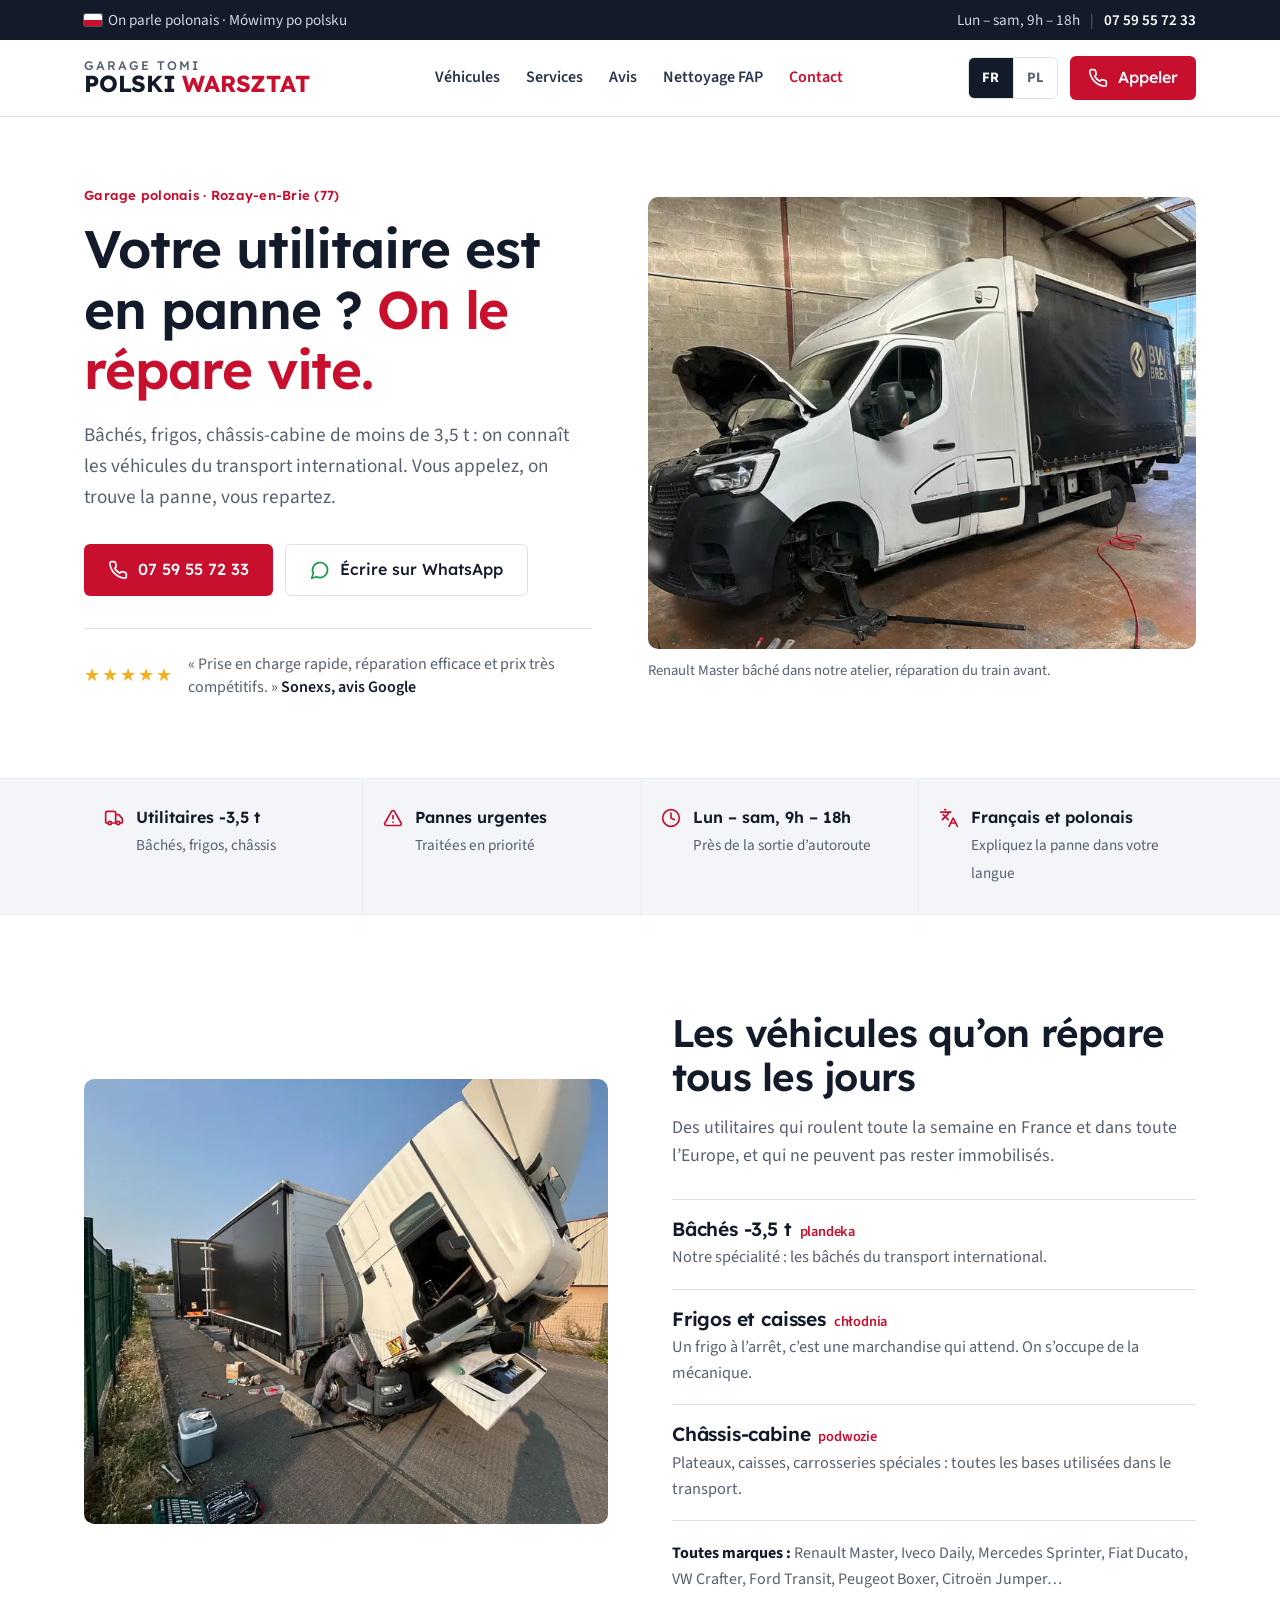
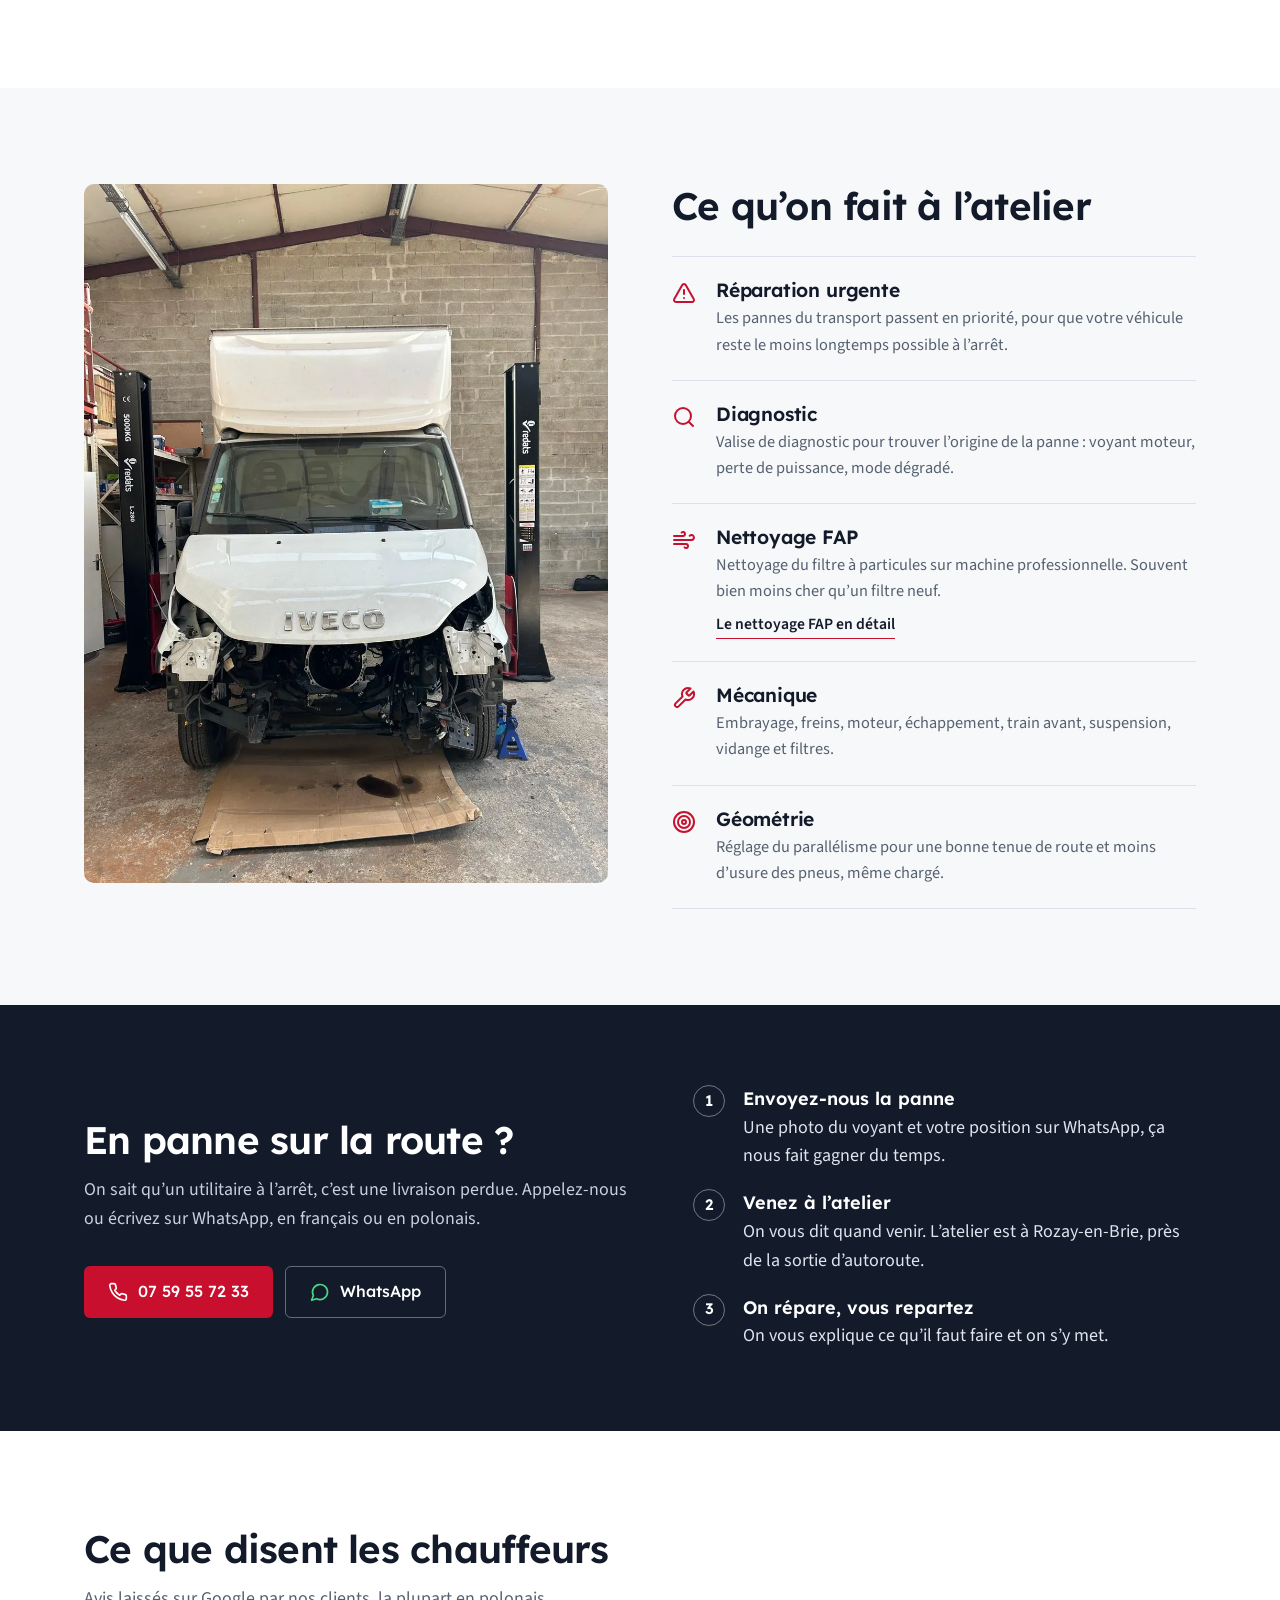
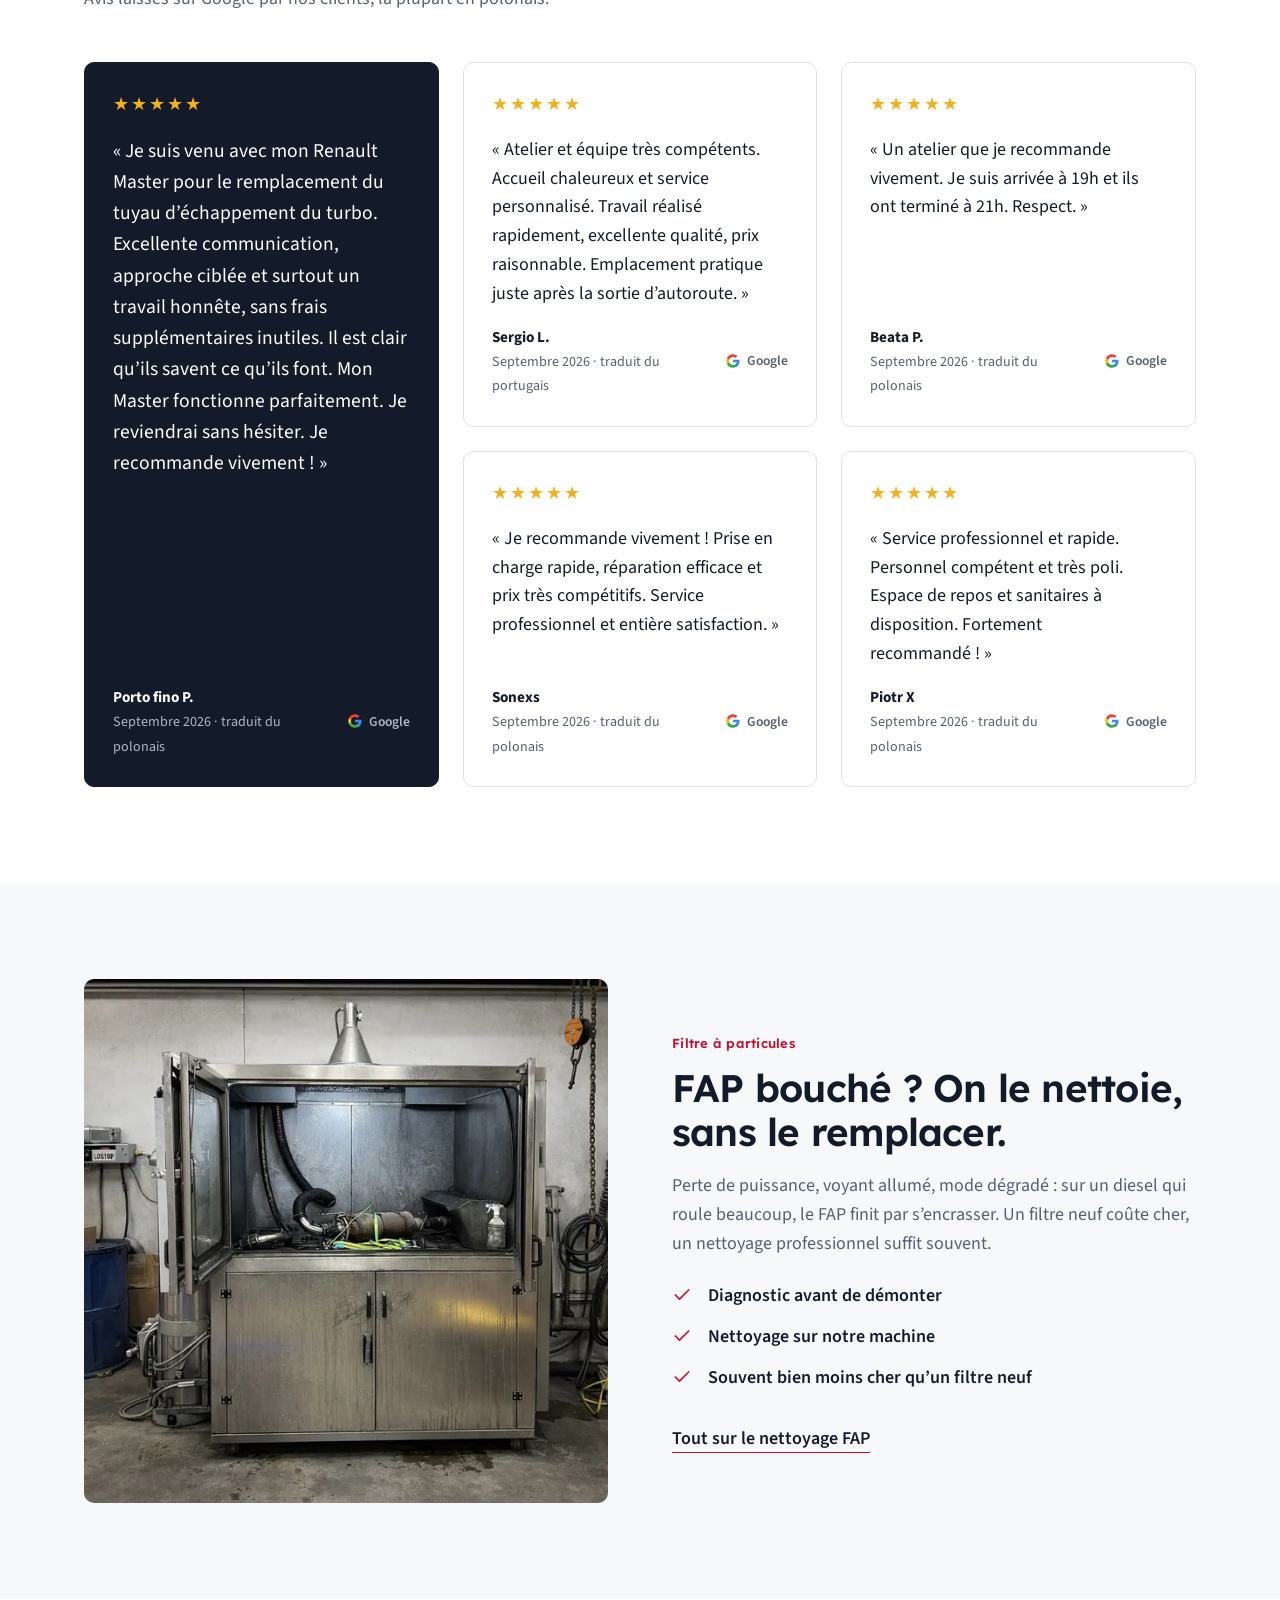
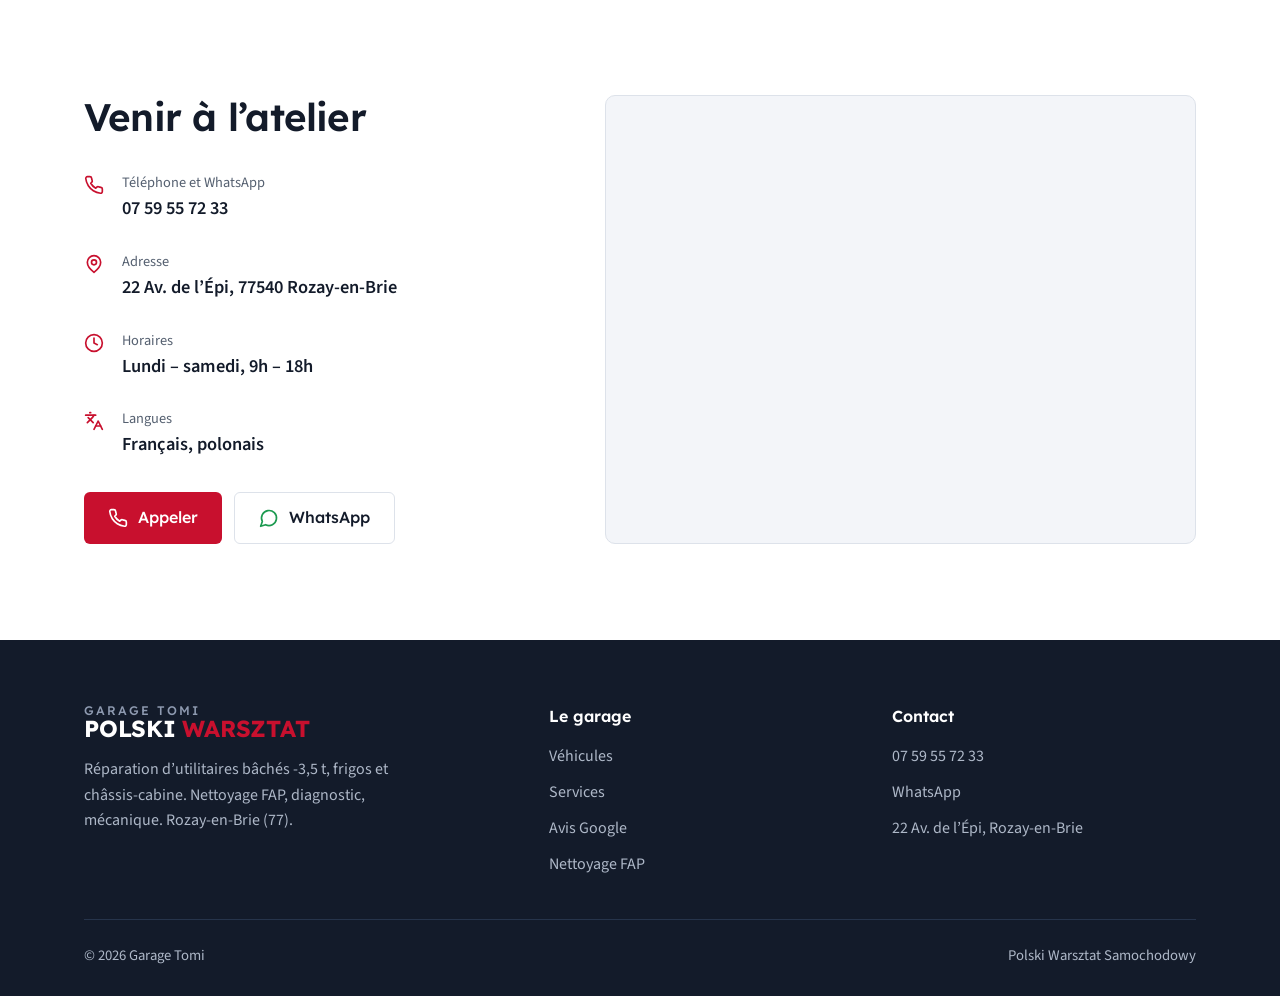
<file: index.html>
<!DOCTYPE html>
<html lang="fr">
<head>
  <meta charset="UTF-8" />
  <meta name="viewport" content="width=device-width, initial-scale=1" />
  <title data-fr="Garage Tomi — Polski Warsztat | Réparation utilitaires bâchés -3,5 t, Rozay-en-Brie" data-pl="Garage Tomi — Polski Warsztat | Naprawa busów z plandeką do 3,5 t, Rozay-en-Brie">Garage Tomi — Polski Warsztat | Réparation utilitaires bâchés -3,5 t, Rozay-en-Brie</title>
  <meta name="description"
    content="Garage polonais à Rozay-en-Brie (77) : réparation rapide d’utilitaires bâchés -3,5 t (plandeka), frigos et châssis-cabine du transport international. Nettoyage FAP, diagnostic, mécanique."
    data-fr="Garage polonais à Rozay-en-Brie (77) : réparation rapide d’utilitaires bâchés -3,5 t (plandeka), frigos et châssis-cabine du transport international. Nettoyage FAP, diagnostic, mécanique."
    data-pl="Polski warsztat w Rozay-en-Brie (77, okolice Paryża): szybka naprawa busów z plandeką do 3,5 t, chłodni i podwozi z kabiną w transporcie międzynarodowym. Czyszczenie FAP, diagnostyka, mechanika." />
  <meta name="theme-color" content="#131b2a" />
  <link rel="icon" href="data:image/svg+xml,%3Csvg xmlns='http://www.w3.org/2000/svg' viewBox='0 0 64 64'%3E%3Crect width='64' height='64' rx='12' fill='%23131b2a'/%3E%3Crect y='44' width='64' height='20' fill='%23c8102e'/%3E%3Ctext x='32' y='38' font-family='Arial' font-weight='700' font-size='30' text-anchor='middle' fill='%23fff'%3ET%3C/text%3E%3C/svg%3E" />

  <meta property="og:title" content="Garage Tomi — Polski Warsztat" />
  <meta property="og:description" content="Réparation rapide d’utilitaires bâchés -3,5 t, frigos et châssis-cabine. On parle polonais. Rozay-en-Brie (77)." />
  <meta property="og:image" content="https://teo112345.github.io/Garaz-tomi/images/atelier-master-bache-1600.webp" />
  <meta property="og:type" content="website" />

  <link rel="preconnect" href="https://fonts.googleapis.com" />
  <link rel="preconnect" href="https://fonts.gstatic.com" crossorigin />
  <link href="https://fonts.googleapis.com/css2?family=Lexend:wght@400;500;600;700&family=Source+Sans+3:wght@400;600;700&display=swap" rel="stylesheet" />
  <link rel="stylesheet" href="style.css?v=20261002b" />

  <script type="application/ld+json">
  {
    "@context": "https://schema.org",
    "@type": "AutoRepair",
    "name": "Garage Tomi",
    "alternateName": "Polski Warsztat Samochodowy",
    "description": "Réparation d'utilitaires bâchés -3,5 t, frigos et châssis-cabine. Nettoyage FAP, diagnostic, mécanique.",
    "url": "https://teo112345.github.io/Garaz-tomi/",
    "telephone": "+33759557233",
    "image": "https://teo112345.github.io/Garaz-tomi/images/atelier-master-bache-1600.webp",
    "address": {
      "@type": "PostalAddress",
      "streetAddress": "22 Av. de l'Épi",
      "postalCode": "77540",
      "addressLocality": "Rozay-en-Brie",
      "addressCountry": "FR"
    },
    "openingHoursSpecification": [{
      "@type": "OpeningHoursSpecification",
      "dayOfWeek": ["Monday", "Tuesday", "Wednesday", "Thursday", "Friday", "Saturday"],
      "opens": "09:00",
      "closes": "18:00"
    }],
    "knowsLanguage": ["fr", "pl"]
  }
  </script>
</head>
<body>

<!-- ICONES (Lucide, licence ISC) -->
<svg width="0" height="0" style="position:absolute" aria-hidden="true">
  <symbol id="i-phone" viewBox="0 0 24 24"><path d="M22 16.92v3a2 2 0 0 1-2.18 2 19.79 19.79 0 0 1-8.63-3.070 19.5 19.5 0 0 1-6-6 19.79 19.79 0 0 1-3.07-8.67A2 2 0 0 1 4.11 2h3a2 2 0 0 1 2 1.72 12.84 12.84 0 0 0 .7 2.81 2 2 0 0 1-.45 2.11L8.09 9.91a16 16 0 0 0 6 6l1.27-1.27a2 2 0 0 1 2.11-.45 12.84 12.84 0 0 0 2.81.7A2 2 0 0 1 22 16.92z"/></symbol>
  <symbol id="i-chat" viewBox="0 0 24 24"><path d="M7.9 20A9 9 0 1 0 4 16.1L2 22Z"/></symbol>
  <symbol id="i-wrench" viewBox="0 0 24 24"><path d="M14.7 6.3a1 1 0 0 0 0 1.4l1.6 1.6a1 1 0 0 0 1.4 0l3.77-3.770a6 6 0 0 1-7.94 7.94l-6.91 6.91a2.12 2.12 0 0 1-3-3l6.91-6.91a6 6 0 0 1 7.94-7.94l-3.76 3.76z"/></symbol>
  <symbol id="i-truck" viewBox="0 0 24 24"><path d="M14 18V6a2 2 0 0 0-2-2H4a2 2 0 0 0-2 2v11a1 1 0 0 0 1 1h2"/><path d="M15 18H9"/><path d="M19 18h2a1 1 0 0 0 1-1v-3.65a1 1 0 0 0-.22-.624l-3.48-4.35A1 1 0 0 0 17.52 8H14"/><circle cx="17" cy="18" r="2"/><circle cx="7" cy="18" r="2"/></symbol>
  <symbol id="i-alert" viewBox="0 0 24 24"><path d="m21.73 18-8-14a2 2 0 0 0-3.48 0l-8 14A2 2 0 0 0 4 21h16a2 2 0 0 0 1.73-3"/><path d="M12 9v4"/><path d="M12 17h.01"/></symbol>
  <symbol id="i-search" viewBox="0 0 24 24"><circle cx="11" cy="11" r="8"/><path d="m21 21-4.3-4.3"/></symbol>
  <symbol id="i-wind" viewBox="0 0 24 24"><path d="M17.7 7.7a2.5 2.5 0 1 1 1.8 4.3H2"/><path d="M9.6 4.6A2 2 0 1 1 11 8H2"/><path d="M12.6 19.4A2 2 0 1 0 14 16H2"/></symbol>
  <symbol id="i-target" viewBox="0 0 24 24"><circle cx="12" cy="12" r="10"/><circle cx="12" cy="12" r="6"/><circle cx="12" cy="12" r="2"/></symbol>
  <symbol id="i-pin" viewBox="0 0 24 24"><path d="M20 10c0 6-8 12-8 12s-8-6-8-12a8 8 0 0 1 16 0Z"/><circle cx="12" cy="10" r="3"/></symbol>
  <symbol id="i-clock" viewBox="0 0 24 24"><circle cx="12" cy="12" r="10"/><polyline points="12 6 12 12 16 14"/></symbol>
  <symbol id="i-check" viewBox="0 0 24 24"><path d="M20 6 9 17l-5-5"/></symbol>
  <symbol id="i-lang" viewBox="0 0 24 24"><path d="m5 8 6 6"/><path d="m4 14 6-6 2-3"/><path d="M2 5h12"/><path d="M7 2h1"/><path d="m22 22-5-10-5 10"/><path d="M14 18h6"/></symbol>
  <symbol id="i-menu" viewBox="0 0 24 24"><line x1="4" x2="20" y1="12" y2="12"/><line x1="4" x2="20" y1="6" y2="6"/><line x1="4" x2="20" y1="18" y2="18"/></symbol>
  <symbol id="i-x" viewBox="0 0 24 24"><path d="M18 6 6 18"/><path d="m6 6 12 12"/></symbol>
  <symbol id="i-google" viewBox="0 0 24 24"><path fill="#4285F4" stroke="none" d="M21.8 12.2c0-.7-.1-1.4-.2-2H12v3.8h5.5a4.7 4.7 0 0 1-2 3.1v2.6h3.3c1.9-1.8 3-4.4 3-7.5z"/><path fill="#34A853" stroke="none" d="M12 22c2.7 0 5-.9 6.8-2.4l-3.3-2.6c-.9.6-2.1 1-3.5 1-2.7 0-4.9-1.8-5.7-4.2H2.9v2.6A10 10 0 0 0 12 22z"/><path fill="#FBBC05" stroke="none" d="M6.3 13.8a6 6 0 0 1 0-3.8V7.4H2.9a10 10 0 0 0 0 9z"/><path fill="#EA4335" stroke="none" d="M12 5.9c1.5 0 2.9.5 3.9 1.5l2.9-2.9A10 10 0 0 0 2.9 7.4L6.3 10C7.1 7.7 9.3 5.9 12 5.9z"/></symbol>
</svg>

<a class="skip-link" href="#main" data-fr="Aller au contenu" data-pl="Przejdź do treści">Aller au contenu</a>

<div class="topbar">
  <div class="container">
    <span><span class="flag" aria-hidden="true"></span><span data-fr="On parle polonais" data-pl="Mówimy po polsku">On parle polonais</span><span class="tb-extra" data-fr=" · Mówimy po polsku" data-pl=" · On parle français"> · Mówimy po polsku</span></span>
    <span><span class="hours"><span data-fr="Lun – sam, 9h – 18h" data-pl="Pon – sob, 9:00 – 18:00">Lun – sam, 9h – 18h</span><span class="sep">|</span></span><a href="tel:+33759557233">07 59 55 72 33</a></span>
  </div>
</div>

<header class="site-header">
  <div class="container navbar">
    <a href="index.html" class="brand" aria-label="Garage Tomi — Polski Warsztat">
      <span class="brand-top">GARAGE TOMI</span>
      <span class="brand-main">POLSKI <span>WARSZTAT</span></span>
    </a>

    <nav class="nav-links" id="nav-links" aria-label="Menu">
      <a href="#vehicules" data-fr="Véhicules" data-pl="Pojazdy">Véhicules</a>
      <a href="#services" data-fr="Services" data-pl="Usługi">Services</a>
      <a href="#avis" data-fr="Avis" data-pl="Opinie">Avis</a>
      <a href="fap.html" data-fr="Nettoyage FAP" data-pl="Czyszczenie FAP">Nettoyage FAP</a>
      <a href="#contact" data-fr="Contact" data-pl="Kontakt">Contact</a>
    </nav>

    <div class="nav-actions">
      <div class="lang-switch" role="group" aria-label="Langue / Język">
        <button class="lang-btn" data-lang="fr" aria-pressed="true">FR</button>
        <button class="lang-btn" data-lang="pl" aria-pressed="false">PL</button>
      </div>
      <a href="tel:+33759557233" class="btn btn-red nav-call">
        <svg class="icon"><use href="#i-phone"/></svg>
        <span class="txt" data-fr="Appeler" data-pl="Zadzwoń">Appeler</span>
      </a>
      <button class="menu-toggle" id="menu-toggle" aria-expanded="false" aria-controls="nav-links" data-fr-aria="Ouvrir le menu" data-pl-aria="Otwórz menu" aria-label="Ouvrir le menu">
        <svg class="icon"><use href="#i-menu"/></svg>
      </button>
    </div>
  </div>
</header>

<main id="main">

  <!-- HERO -->
  <section class="hero">
    <div class="container hero-grid">
      <div>
        <span class="label" data-fr="Garage polonais · Rozay-en-Brie (77)" data-pl="Polski warsztat · Rozay-en-Brie (okolice Paryża)">Garage polonais · Rozay-en-Brie (77)</span>
        <h1>
          <span data-fr="Votre utilitaire est en panne ?" data-pl="Twój bus się zepsuł?">Votre utilitaire est en panne ?</span>
          <em data-fr="On le répare vite." data-pl="Naprawimy go szybko.">On le répare vite.</em>
        </h1>
        <p class="lead" data-fr="Bâchés, frigos, châssis-cabine de moins de 3,5 t : on connaît les véhicules du transport international. Vous appelez, on trouve la panne, vous repartez."
           data-pl="Plandeki, chłodnie i podwozia z kabiną do 3,5 t: znamy pojazdy transportu międzynarodowego. Dzwonisz, znajdujemy usterkę, jedziesz dalej.">
          Bâchés, frigos, châssis-cabine de moins de 3,5 t : on connaît les véhicules du transport international. Vous appelez, on trouve la panne, vous repartez.
        </p>
        <div class="hero-actions">
          <a href="tel:+33759557233" class="btn btn-red">
            <svg class="icon"><use href="#i-phone"/></svg>
            <span>07 59 55 72 33</span>
          </a>
          <a href="https://wa.me/33759557233" data-wa target="_blank" rel="noopener" class="btn btn-line">
            <svg class="icon wa"><use href="#i-chat"/></svg>
            <span data-fr="Écrire sur WhatsApp" data-pl="Napisz na WhatsApp">Écrire sur WhatsApp</span>
          </a>
        </div>
        <div class="hero-proof">
          <span class="stars" aria-label="5/5">★★★★★</span>
          <p>
            <span data-fr="« Prise en charge rapide, réparation efficace et prix très compétitifs. »" data-pl="„Szybkie przyjęcie, sprawna naprawa i bardzo konkurencyjne ceny.”">« Prise en charge rapide, réparation efficace et prix très compétitifs. »</span>
            <a href="#avis" data-fr="Sonexs, avis Google" data-pl="Sonexs, opinia Google">Sonexs, avis Google</a>
          </p>
        </div>
      </div>
      <figure class="hero-photo">
        <img src="images/atelier-master-bache-1600.webp"
             srcset="images/atelier-master-bache-800.webp 800w, images/atelier-master-bache-1600.webp 1600w"
             sizes="(max-width: 1024px) 100vw, 600px" width="1600" height="1200" fetchpriority="high"
             alt="Renault Master bâché en réparation dans notre atelier"
             data-fr-alt="Renault Master bâché en réparation dans notre atelier"
             data-pl-alt="Renault Master z plandeką w naprawie w naszym warsztacie" />
        <figcaption data-fr="Renault Master bâché dans notre atelier, réparation du train avant." data-pl="Renault Master z plandeką w naszym warsztacie, naprawa przedniego zawieszenia.">Renault Master bâché dans notre atelier, réparation du train avant.</figcaption>
      </figure>
    </div>
  </section>

  <!-- FAITS -->
  <section class="facts" aria-label="En bref">
    <div class="container">
      <ul>
        <li><svg class="icon"><use href="#i-truck"/></svg><div><strong data-fr="Utilitaires -3,5 t" data-pl="Busy do 3,5 t">Utilitaires -3,5 t</strong><span data-fr="Bâchés, frigos, châssis" data-pl="Plandeki, chłodnie, podwozia">Bâchés, frigos, châssis</span></div></li>
        <li><svg class="icon"><use href="#i-alert"/></svg><div><strong data-fr="Pannes urgentes" data-pl="Pilne awarie">Pannes urgentes</strong><span data-fr="Traitées en priorité" data-pl="Obsługiwane w pierwszej kolejności">Traitées en priorité</span></div></li>
        <li><svg class="icon"><use href="#i-clock"/></svg><div><strong data-fr="Lun – sam, 9h – 18h" data-pl="Pon – sob, 9:00 – 18:00">Lun – sam, 9h – 18h</strong><span data-fr="Près de la sortie d’autoroute" data-pl="Blisko zjazdu z autostrady">Près de la sortie d’autoroute</span></div></li>
        <li><svg class="icon"><use href="#i-lang"/></svg><div><strong data-fr="Français et polonais" data-pl="Po polsku i po francusku">Français et polonais</strong><span data-fr="Expliquez la panne dans votre langue" data-pl="Opisz usterkę w swoim języku">Expliquez la panne dans votre langue</span></div></li>
      </ul>
    </div>
  </section>

  <!-- VÉHICULES -->
  <section id="vehicules">
    <div class="container split center">
      <figure class="split-photo">
        <img src="images/intervention-porteur-1400.webp"
             srcset="images/intervention-porteur-800.webp 800w, images/intervention-porteur-1400.webp 1400w" sizes="(max-width: 1024px) 100vw, 540px"
             width="1400" height="1050" loading="lazy" style="aspect-ratio: 4 / 3.4;"
             alt="Porteur bâché en intervention, cabine basculée" data-fr-alt="Porteur bâché en intervention, cabine basculée" data-pl-alt="Ciężarówka z plandeką w naprawie, podniesiona kabina" />
      </figure>
      <div>
        <div class="section-title" style="margin-bottom:28px">
          <h2 data-fr="Les véhicules qu’on répare tous les jours" data-pl="Pojazdy, które naprawiamy na co dzień">Les véhicules qu’on répare tous les jours</h2>
          <p data-fr="Des utilitaires qui roulent toute la semaine en France et dans toute l’Europe, et qui ne peuvent pas rester immobilisés."
             data-pl="Busy, które jeżdżą cały tydzień po Francji i całej Europie i nie mogą długo stać.">Des utilitaires qui roulent toute la semaine en France et dans toute l’Europe, et qui ne peuvent pas rester immobilisés.</p>
        </div>
        <ul class="vehicle-list">
          <li>
            <h3><span data-fr="Bâchés -3,5 t" data-pl="Plandeki do 3,5 t">Bâchés -3,5 t</span><small>plandeka</small></h3>
            <p data-fr="Notre spécialité : les bâchés du transport international." data-pl="Nasza specjalność: busy z plandeką w transporcie międzynarodowym.">Notre spécialité : les bâchés du transport international.</p>
          </li>
          <li>
            <h3><span data-fr="Frigos et caisses" data-pl="Chłodnie i kontenery">Frigos et caisses</span><small>chłodnia</small></h3>
            <p data-fr="Un frigo à l’arrêt, c’est une marchandise qui attend. On s’occupe de la mécanique." data-pl="Stojąca chłodnia to towar, który czeka. Zajmujemy się mechaniką.">Un frigo à l’arrêt, c’est une marchandise qui attend. On s’occupe de la mécanique.</p>
          </li>
          <li>
            <h3><span data-fr="Châssis-cabine" data-pl="Podwozia z kabiną">Châssis-cabine</span><small>podwozie</small></h3>
            <p data-fr="Plateaux, caisses, carrosseries spéciales : toutes les bases utilisées dans le transport." data-pl="Platformy, kontenery, zabudowy specjalne: wszystkie podwozia używane w transporcie.">Plateaux, caisses, carrosseries spéciales : toutes les bases utilisées dans le transport.</p>
          </li>
        </ul>
        <p class="brands">
          <strong data-fr="Toutes marques :" data-pl="Wszystkie marki:">Toutes marques :</strong>
          Renault Master, Iveco Daily, Mercedes Sprinter, Fiat Ducato, VW Crafter, Ford Transit, Peugeot Boxer, Citroën Jumper…
        </p>
      </div>
    </div>
  </section>

  <!-- SERVICES -->
  <section id="services" class="bg-soft">
    <div class="container split">
      <figure class="split-photo sticky tall">
        <img src="images/atelier-iveco-daily-1000.webp" width="1000" height="1333" loading="lazy"
             alt="Iveco Daily sur pont élévateur dans l’atelier" data-fr-alt="Iveco Daily sur pont élévateur dans l’atelier" data-pl-alt="Iveco Daily na podnośniku w warsztacie" />
      </figure>
      <div>
        <div class="section-title" style="margin-bottom:28px">
          <h2 data-fr="Ce qu’on fait à l’atelier" data-pl="Co robimy w warsztacie">Ce qu’on fait à l’atelier</h2>
        </div>
        <ul class="service-list">
          <li>
            <svg class="icon"><use href="#i-alert"/></svg>
            <div>
              <h3 data-fr="Réparation urgente" data-pl="Pilne naprawy">Réparation urgente</h3>
              <p data-fr="Les pannes du transport passent en priorité, pour que votre véhicule reste le moins longtemps possible à l’arrêt."
                 data-pl="Awarie w transporcie obsługujemy w pierwszej kolejności, żeby pojazd stał jak najkrócej.">Les pannes du transport passent en priorité, pour que votre véhicule reste le moins longtemps possible à l’arrêt.</p>
            </div>
          </li>
          <li>
            <svg class="icon"><use href="#i-search"/></svg>
            <div>
              <h3 data-fr="Diagnostic" data-pl="Diagnostyka">Diagnostic</h3>
              <p data-fr="Valise de diagnostic pour trouver l’origine de la panne : voyant moteur, perte de puissance, mode dégradé."
                 data-pl="Diagnostyka komputerowa, żeby znaleźć przyczynę: kontrolka silnika, spadek mocy, tryb awaryjny.">Valise de diagnostic pour trouver l’origine de la panne : voyant moteur, perte de puissance, mode dégradé.</p>
            </div>
          </li>
          <li>
            <svg class="icon"><use href="#i-wind"/></svg>
            <div>
              <h3 data-fr="Nettoyage FAP" data-pl="Czyszczenie FAP">Nettoyage FAP</h3>
              <p data-fr="Nettoyage du filtre à particules sur machine professionnelle. Souvent bien moins cher qu’un filtre neuf."
                 data-pl="Czyszczenie filtra cząstek stałych na profesjonalnej maszynie. Zwykle dużo taniej niż nowy filtr.">Nettoyage du filtre à particules sur machine professionnelle. Souvent bien moins cher qu’un filtre neuf.</p>
              <a href="fap.html" class="text-link" data-fr="Le nettoyage FAP en détail" data-pl="Czyszczenie FAP – szczegóły">Le nettoyage FAP en détail</a>
            </div>
          </li>
          <li>
            <svg class="icon"><use href="#i-wrench"/></svg>
            <div>
              <h3 data-fr="Mécanique" data-pl="Mechanika">Mécanique</h3>
              <p data-fr="Embrayage, freins, moteur, échappement, train avant, suspension, vidange et filtres."
                 data-pl="Sprzęgło, hamulce, silnik, układ wydechowy, przednie zawieszenie, wymiana oleju i filtrów.">Embrayage, freins, moteur, échappement, train avant, suspension, vidange et filtres.</p>
            </div>
          </li>
          <li>
            <svg class="icon"><use href="#i-target"/></svg>
            <div>
              <h3 data-fr="Géométrie" data-pl="Geometria kół">Géométrie</h3>
              <p data-fr="Réglage du parallélisme pour une bonne tenue de route et moins d’usure des pneus, même chargé."
                 data-pl="Ustawienie zbieżności dla dobrego prowadzenia i mniejszego zużycia opon, także z ładunkiem.">Réglage du parallélisme pour une bonne tenue de route et moins d’usure des pneus, même chargé.</p>
            </div>
          </li>
        </ul>
      </div>
    </div>
  </section>

  <!-- URGENCE -->
  <section class="bg-navy emergency" id="urgence">
    <div class="container emergency-grid">
      <div>
        <h2 data-fr="En panne sur la route ?" data-pl="Awaria w trasie?">En panne sur la route ?</h2>
        <p data-fr="On sait qu’un utilitaire à l’arrêt, c’est une livraison perdue. Appelez-nous ou écrivez sur WhatsApp, en français ou en polonais."
           data-pl="Wiemy, że stojący bus to stracony kurs. Zadzwoń albo napisz na WhatsApp, po polsku lub po francusku.">On sait qu’un utilitaire à l’arrêt, c’est une livraison perdue. Appelez-nous ou écrivez sur WhatsApp, en français ou en polonais.</p>
        <div class="emergency-actions">
          <a href="tel:+33759557233" class="btn btn-red"><svg class="icon"><use href="#i-phone"/></svg><span>07 59 55 72 33</span></a>
          <a href="https://wa.me/33759557233" data-wa target="_blank" rel="noopener" class="btn btn-line"><svg class="icon wa"><use href="#i-chat"/></svg><span>WhatsApp</span></a>
        </div>
      </div>
      <ol>
        <li><div><strong data-fr="Envoyez-nous la panne" data-pl="Opisz usterkę">Envoyez-nous la panne</strong><span data-fr="Une photo du voyant et votre position sur WhatsApp, ça nous fait gagner du temps." data-pl="Zdjęcie kontrolki i lokalizacja na WhatsApp oszczędzają nam czas.">Une photo du voyant et votre position sur WhatsApp, ça nous fait gagner du temps.</span></div></li>
        <li><div><strong data-fr="Venez à l’atelier" data-pl="Przyjedź do warsztatu">Venez à l’atelier</strong><span data-fr="On vous dit quand venir. L’atelier est à Rozay-en-Brie, près de la sortie d’autoroute." data-pl="Powiemy, kiedy przyjechać. Warsztat jest w Rozay-en-Brie, blisko zjazdu z autostrady.">On vous dit quand venir. L’atelier est à Rozay-en-Brie, près de la sortie d’autoroute.</span></div></li>
        <li><div><strong data-fr="On répare, vous repartez" data-pl="Naprawiamy, jedziesz dalej">On répare, vous repartez</strong><span data-fr="On vous explique ce qu’il faut faire et on s’y met." data-pl="Wyjaśniamy, co trzeba zrobić, i bierzemy się do pracy.">On vous explique ce qu’il faut faire et on s’y met.</span></div></li>
      </ol>
    </div>
  </section>

  <!-- AVIS -->
  <section id="avis">
    <div class="container">
      <div class="section-title">
        <h2 data-fr="Ce que disent les chauffeurs" data-pl="Co mówią kierowcy">Ce que disent les chauffeurs</h2>
        <p data-fr="Avis laissés sur Google par nos clients, la plupart en polonais." data-pl="Opinie naszych klientów z Google, większość po polsku.">Avis laissés sur Google par nos clients, la plupart en polonais.</p>
      </div>
      <div class="reviews">
        <figure class="review big">
          <span class="stars" aria-label="5/5">★★★★★</span>
          <blockquote data-fr="« Je suis venu avec mon Renault Master pour le remplacement du tuyau d’échappement du turbo. Excellente communication, approche ciblée et surtout un travail honnête, sans frais supplémentaires inutiles. Il est clair qu’ils savent ce qu’ils font. Mon Master fonctionne parfaitement. Je reviendrai sans hésiter. Je recommande vivement ! »"
                      data-pl="„Byłem z Renault Masterem na wymianie rury wydechowej turbo. Świetna komunikacja, konkretne podejście, a przede wszystkim uczciwa praca bez zbędnych dodatkowych kosztów. Widać, że wiedzą, co robią. Mój Master działa bez zarzutu. Wrócę bez wahania. Gorąco polecam!”">« Je suis venu avec mon Renault Master pour le remplacement du tuyau d’échappement du turbo. Excellente communication, approche ciblée et surtout un travail honnête, sans frais supplémentaires inutiles. Il est clair qu’ils savent ce qu’ils font. Mon Master fonctionne parfaitement. Je reviendrai sans hésiter. Je recommande vivement ! »</blockquote>
          <figcaption class="who"><span><strong>Porto fino P.</strong><small data-fr="Septembre 2026 · traduit du polonais" data-pl="Wrzesień 2026 · tłumaczenie">Septembre 2026 · traduit du polonais</small></span><span class="g-badge"><svg><use href="#i-google"/></svg>Google</span></figcaption>
        </figure>
        <figure class="review">
          <span class="stars" aria-label="5/5">★★★★★</span>
          <blockquote data-fr="« Atelier et équipe très compétents. Accueil chaleureux et service personnalisé. Travail réalisé rapidement, excellente qualité, prix raisonnable. Emplacement pratique juste après la sortie d’autoroute. »"
                      data-pl="„Bardzo kompetentny warsztat i zespół. Serdeczne przyjęcie i indywidualne podejście. Praca wykonana szybko, w doskonałej jakości i w rozsądnej cenie. Dogodna lokalizacja tuż przy zjeździe z autostrady.”">« Atelier et équipe très compétents. Accueil chaleureux et service personnalisé. Travail réalisé rapidement, excellente qualité, prix raisonnable. Emplacement pratique juste après la sortie d’autoroute. »</blockquote>
          <figcaption class="who"><span><strong>Sergio L.</strong><small data-fr="Septembre 2026 · traduit du portugais" data-pl="Wrzesień 2026 · tłumaczenie z portugalskiego">Septembre 2026 · traduit du portugais</small></span><span class="g-badge"><svg><use href="#i-google"/></svg>Google</span></figcaption>
        </figure>
        <figure class="review">
          <span class="stars" aria-label="5/5">★★★★★</span>
          <blockquote data-fr="« Un atelier que je recommande vivement. Je suis arrivée à 19h et ils ont terminé à 21h. Respect. »"
                      data-pl="„Warsztat godny polecenia. Przyjechałam o 19:00, a panowie skończyli o 21:00. Szacunek.”">« Un atelier que je recommande vivement. Je suis arrivée à 19h et ils ont terminé à 21h. Respect. »</blockquote>
          <figcaption class="who"><span><strong>Beata P.</strong><small data-fr="Septembre 2026 · traduit du polonais" data-pl="Wrzesień 2026 · tłumaczenie">Septembre 2026 · traduit du polonais</small></span><span class="g-badge"><svg><use href="#i-google"/></svg>Google</span></figcaption>
        </figure>
        <figure class="review">
          <span class="stars" aria-label="5/5">★★★★★</span>
          <blockquote data-fr="« Je recommande vivement ! Prise en charge rapide, réparation efficace et prix très compétitifs. Service professionnel et entière satisfaction. »"
                      data-pl="„Gorąco polecam! Szybkie przyjęcie, sprawna naprawa i bardzo konkurencyjne ceny. Profesjonalna obsługa i pełne zadowolenie.”">« Je recommande vivement ! Prise en charge rapide, réparation efficace et prix très compétitifs. Service professionnel et entière satisfaction. »</blockquote>
          <figcaption class="who"><span><strong>Sonexs</strong><small data-fr="Septembre 2026 · traduit du polonais" data-pl="Wrzesień 2026 · tłumaczenie">Septembre 2026 · traduit du polonais</small></span><span class="g-badge"><svg><use href="#i-google"/></svg>Google</span></figcaption>
        </figure>
        <figure class="review">
          <span class="stars" aria-label="5/5">★★★★★</span>
          <blockquote data-fr="« Service professionnel et rapide. Personnel compétent et très poli. Espace de repos et sanitaires à disposition. Fortement recommandé ! »"
                      data-pl="„Profesjonalna i szybka obsługa. Kompetentna i bardzo kulturalna załoga. Dostępne zaplecze socjalne. Gorąco polecam!”">« Service professionnel et rapide. Personnel compétent et très poli. Espace de repos et sanitaires à disposition. Fortement recommandé ! »</blockquote>
          <figcaption class="who"><span><strong>Piotr X</strong><small data-fr="Septembre 2026 · traduit du polonais" data-pl="Wrzesień 2026 · tłumaczenie">Septembre 2026 · traduit du polonais</small></span><span class="g-badge"><svg><use href="#i-google"/></svg>Google</span></figcaption>
        </figure>
      </div>
    </div>
  </section>

  <!-- FAP -->
  <section id="fap" class="bg-soft">
    <div class="container split center">
      <figure class="split-photo square">
        <img src="images/machine-fap-1000.webp" width="1000" height="1000" loading="lazy"
             srcset="images/machine-fap-600.webp 600w, images/machine-fap-1000.webp 1000w" sizes="(max-width: 1024px) 100vw, 540px"
             alt="Notre machine de nettoyage FAP" data-fr-alt="Notre machine de nettoyage FAP" data-pl-alt="Nasza maszyna do czyszczenia FAP" />
      </figure>
      <div class="split-text">
        <span class="label" data-fr="Filtre à particules" data-pl="Filtr cząstek stałych">Filtre à particules</span>
        <h2 data-fr="FAP bouché ? On le nettoie, sans le remplacer." data-pl="Zapchany FAP? Czyścimy go zamiast wymieniać.">FAP bouché ? On le nettoie, sans le remplacer.</h2>
        <p data-fr="Perte de puissance, voyant allumé, mode dégradé : sur un diesel qui roule beaucoup, le FAP finit par s’encrasser. Un filtre neuf coûte cher, un nettoyage professionnel suffit souvent."
           data-pl="Spadek mocy, zapalona kontrolka, tryb awaryjny: w dieslu, który dużo jeździ, filtr FAP w końcu się zapycha. Nowy filtr jest drogi, a profesjonalne czyszczenie często wystarczy.">Perte de puissance, voyant allumé, mode dégradé : sur un diesel qui roule beaucoup, le FAP finit par s’encrasser. Un filtre neuf coûte cher, un nettoyage professionnel suffit souvent.</p>
        <ul class="checks">
          <li><svg class="icon"><use href="#i-check"/></svg><span data-fr="Diagnostic avant de démonter" data-pl="Diagnostyka przed demontażem">Diagnostic avant de démonter</span></li>
          <li><svg class="icon"><use href="#i-check"/></svg><span data-fr="Nettoyage sur notre machine" data-pl="Czyszczenie na naszej maszynie">Nettoyage sur notre machine</span></li>
          <li><svg class="icon"><use href="#i-check"/></svg><span data-fr="Souvent bien moins cher qu’un filtre neuf" data-pl="Zwykle dużo taniej niż nowy filtr">Souvent bien moins cher qu’un filtre neuf</span></li>
        </ul>
        <a href="fap.html" class="text-link" data-fr="Tout sur le nettoyage FAP" data-pl="Wszystko o czyszczeniu FAP">Tout sur le nettoyage FAP</a>
      </div>
    </div>
  </section>

  <!-- CONTACT -->
  <section id="contact">
    <div class="container contact-grid">
      <div>
        <div class="section-title" style="margin-bottom:32px">
          <h2 data-fr="Venir à l’atelier" data-pl="Jak do nas dojechać">Venir à l’atelier</h2>
        </div>
        <ul class="contact-list">
          <li><svg class="icon"><use href="#i-phone"/></svg><div><small data-fr="Téléphone et WhatsApp" data-pl="Telefon i WhatsApp">Téléphone et WhatsApp</small><a href="tel:+33759557233">07 59 55 72 33</a></div></li>
          <li><svg class="icon"><use href="#i-pin"/></svg><div><small data-fr="Adresse" data-pl="Adres">Adresse</small><p>22 Av. de l’Épi, 77540 Rozay-en-Brie</p></div></li>
          <li><svg class="icon"><use href="#i-clock"/></svg><div><small data-fr="Horaires" data-pl="Godziny otwarcia">Horaires</small><p data-fr="Lundi – samedi, 9h – 18h" data-pl="Poniedziałek – sobota, 9:00 – 18:00">Lundi – samedi, 9h – 18h</p></div></li>
          <li><svg class="icon"><use href="#i-lang"/></svg><div><small data-fr="Langues" data-pl="Języki">Langues</small><p data-fr="Français, polonais" data-pl="Polski, francuski">Français, polonais</p></div></li>
        </ul>
        <div class="contact-actions">
          <a href="tel:+33759557233" class="btn btn-red"><svg class="icon"><use href="#i-phone"/></svg><span data-fr="Appeler" data-pl="Zadzwoń">Appeler</span></a>
          <a href="https://wa.me/33759557233" data-wa target="_blank" rel="noopener" class="btn btn-line"><svg class="icon wa"><use href="#i-chat"/></svg><span>WhatsApp</span></a>
        </div>
      </div>
      <div class="map-box">
        <iframe title="Garage Tomi, 22 Av. de l’Épi, Rozay-en-Brie"
          src="https://www.google.com/maps/embed?pb=!1m18!1m12!1m3!1d2633.981886047862!2d2.9579733759508455!3d48.6867109713094!2m3!1f0!2f0!3f0!3m2!1i1024!2i768!4f13.1!3m3!1m2!1s0x47e8ad49fd0bff87%3A0x45ebf82156be4604!2s22%20Av.%20de%20l%27%C3%89pi%2C%2077540%20Rozay-en-Brie!5e0!3m2!1sfr!2sfr!4v1773867927255!5m2!1sfr!2sfr"
          loading="lazy" referrerpolicy="no-referrer-when-downgrade" allowfullscreen></iframe>
      </div>
    </div>
  </section>

</main>

<footer class="site-footer">
  <div class="container">
    <div class="footer-grid">
      <div>
        <a href="index.html" class="brand" aria-label="Garage Tomi — Polski Warsztat">
          <span class="brand-top">GARAGE TOMI</span>
          <span class="brand-main">POLSKI <span>WARSZTAT</span></span>
        </a>
        <p data-fr="Réparation d’utilitaires bâchés -3,5 t, frigos et châssis-cabine. Nettoyage FAP, diagnostic, mécanique. Rozay-en-Brie (77)."
           data-pl="Naprawa busów z plandeką do 3,5 t, chłodni i podwozi z kabiną. Czyszczenie FAP, diagnostyka, mechanika. Rozay-en-Brie (77).">Réparation d’utilitaires bâchés -3,5 t, frigos et châssis-cabine. Nettoyage FAP, diagnostic, mécanique. Rozay-en-Brie (77).</p>
      </div>
      <div>
        <h4 data-fr="Le garage" data-pl="Warsztat">Le garage</h4>
        <div class="footer-links">
          <a href="#vehicules" data-fr="Véhicules" data-pl="Pojazdy">Véhicules</a>
          <a href="#services" data-fr="Services" data-pl="Usługi">Services</a>
          <a href="#avis" data-fr="Avis Google" data-pl="Opinie Google">Avis Google</a>
          <a href="fap.html" data-fr="Nettoyage FAP" data-pl="Czyszczenie FAP">Nettoyage FAP</a>
        </div>
      </div>
      <div>
        <h4 data-fr="Contact" data-pl="Kontakt">Contact</h4>
        <div class="footer-links">
          <a href="tel:+33759557233">07 59 55 72 33</a>
          <a href="https://wa.me/33759557233" data-wa target="_blank" rel="noopener">WhatsApp</a>
          <a href="#contact">22 Av. de l’Épi, Rozay-en-Brie</a>
        </div>
      </div>
    </div>
    <div class="footer-bottom">
      <span>© <span data-year>2026</span> Garage Tomi</span>
      <span>Polski Warsztat Samochodowy</span>
    </div>
  </div>
</footer>

<div class="mobile-bar">
  <a href="tel:+33759557233" class="btn btn-red"><svg class="icon"><use href="#i-phone"/></svg><span data-fr="Appeler" data-pl="Zadzwoń">Appeler</span></a>
  <a href="https://wa.me/33759557233" data-wa target="_blank" rel="noopener" class="btn btn-line"><svg class="icon wa"><use href="#i-chat"/></svg><span>WhatsApp</span></a>
</div>

<script src="script.js?v=20261002b"></script>
</body>
</html>
</file>
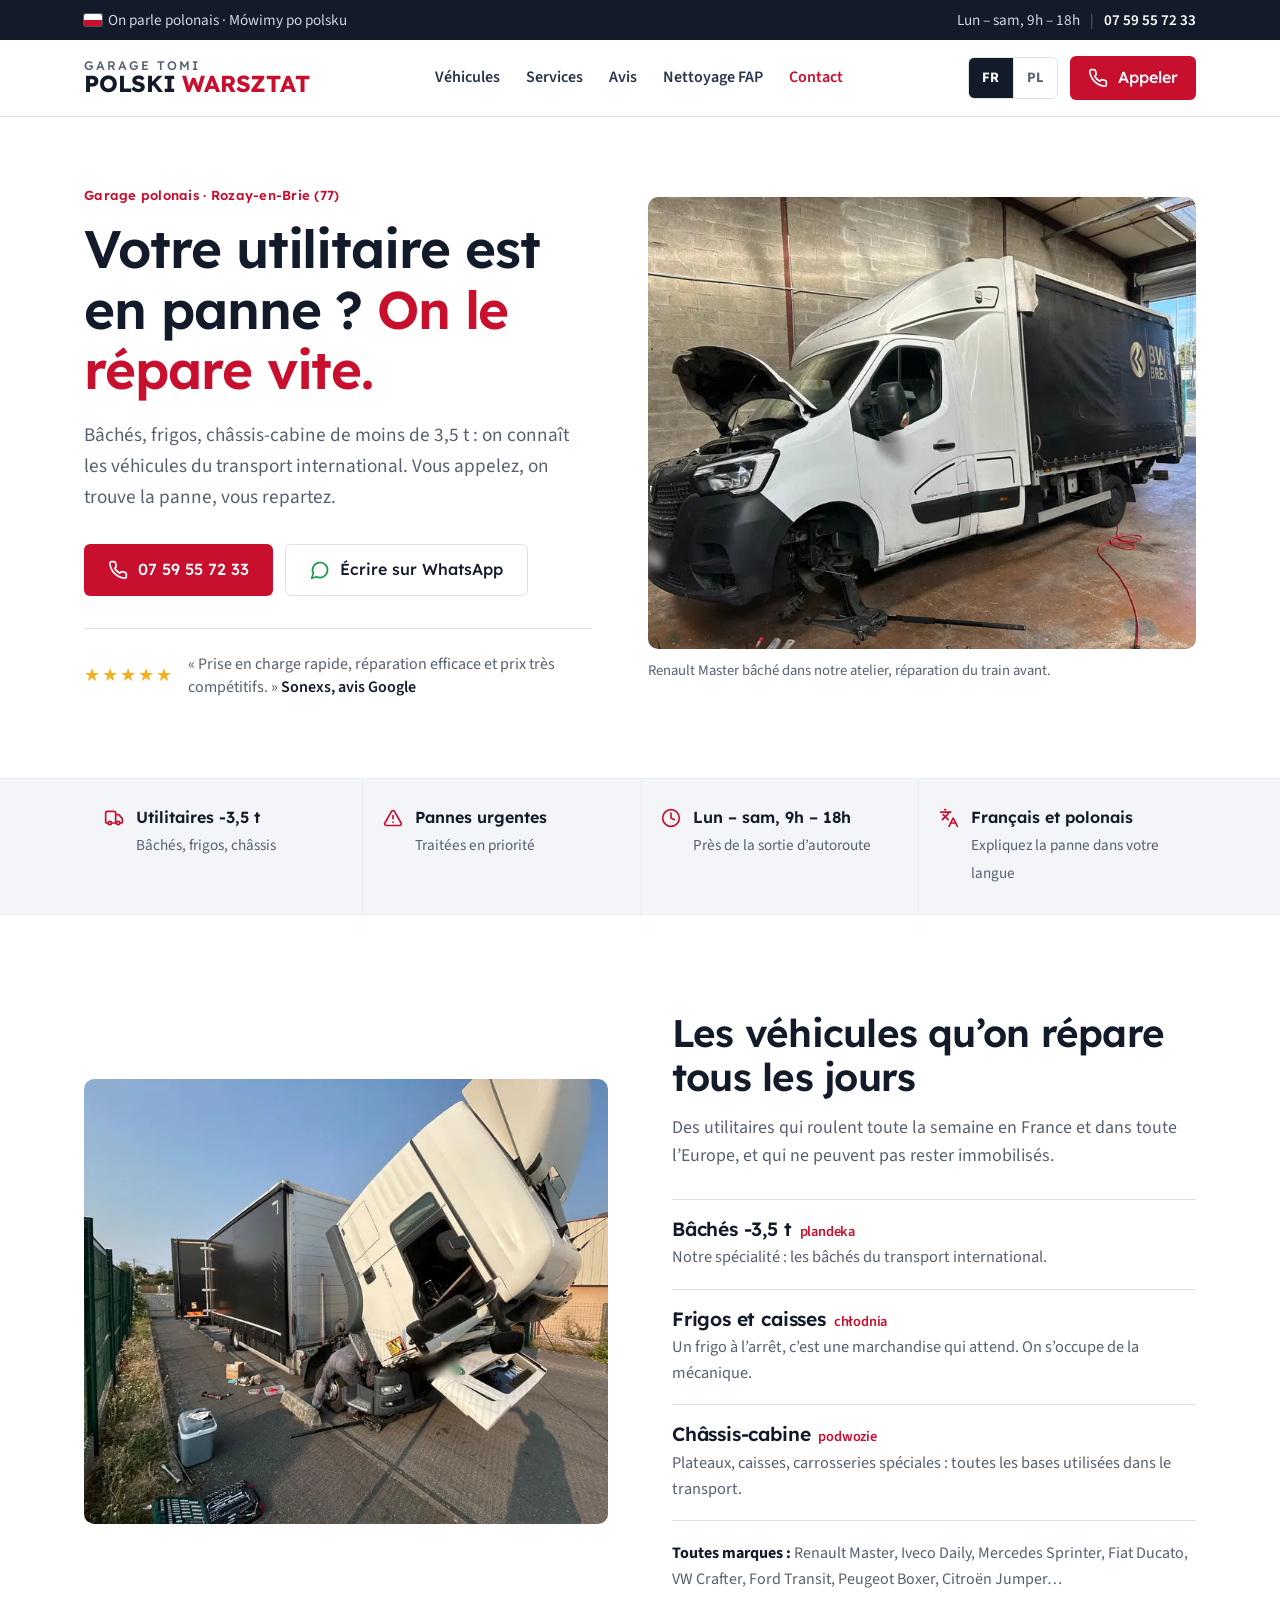
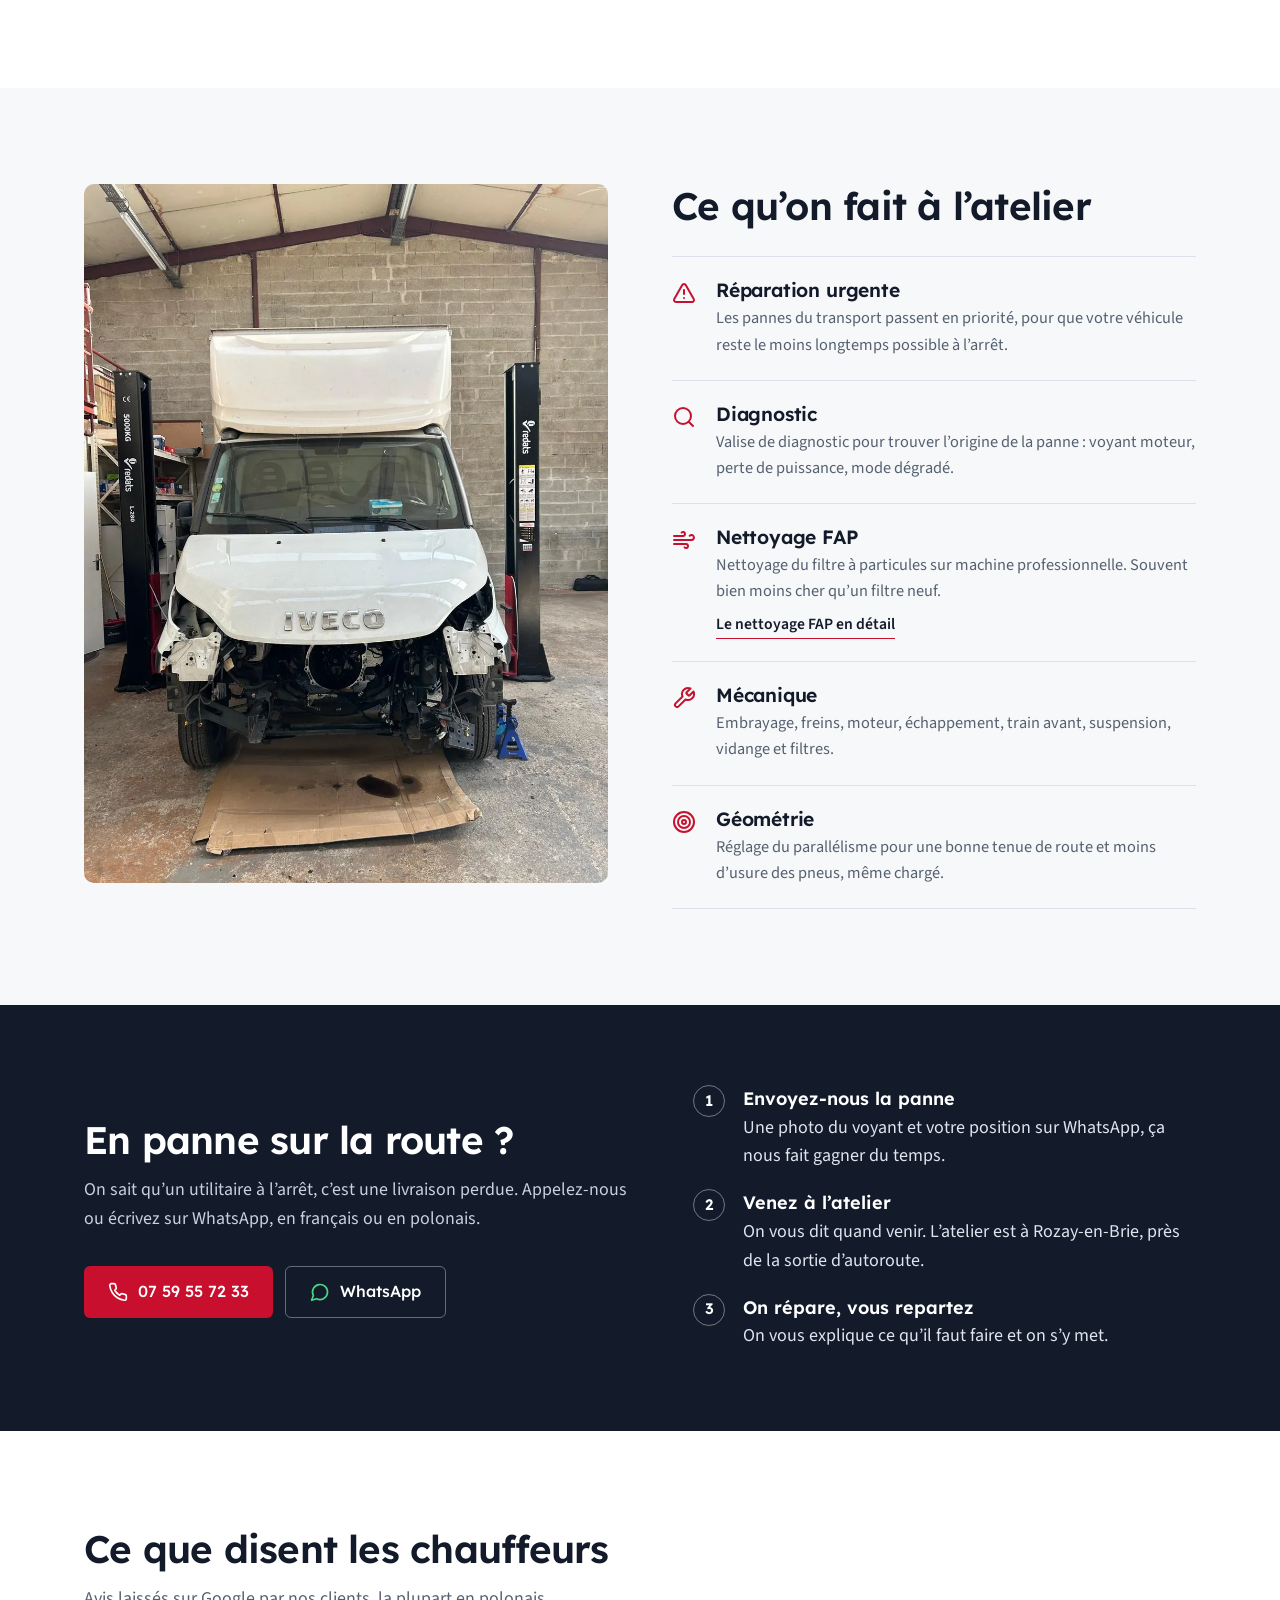
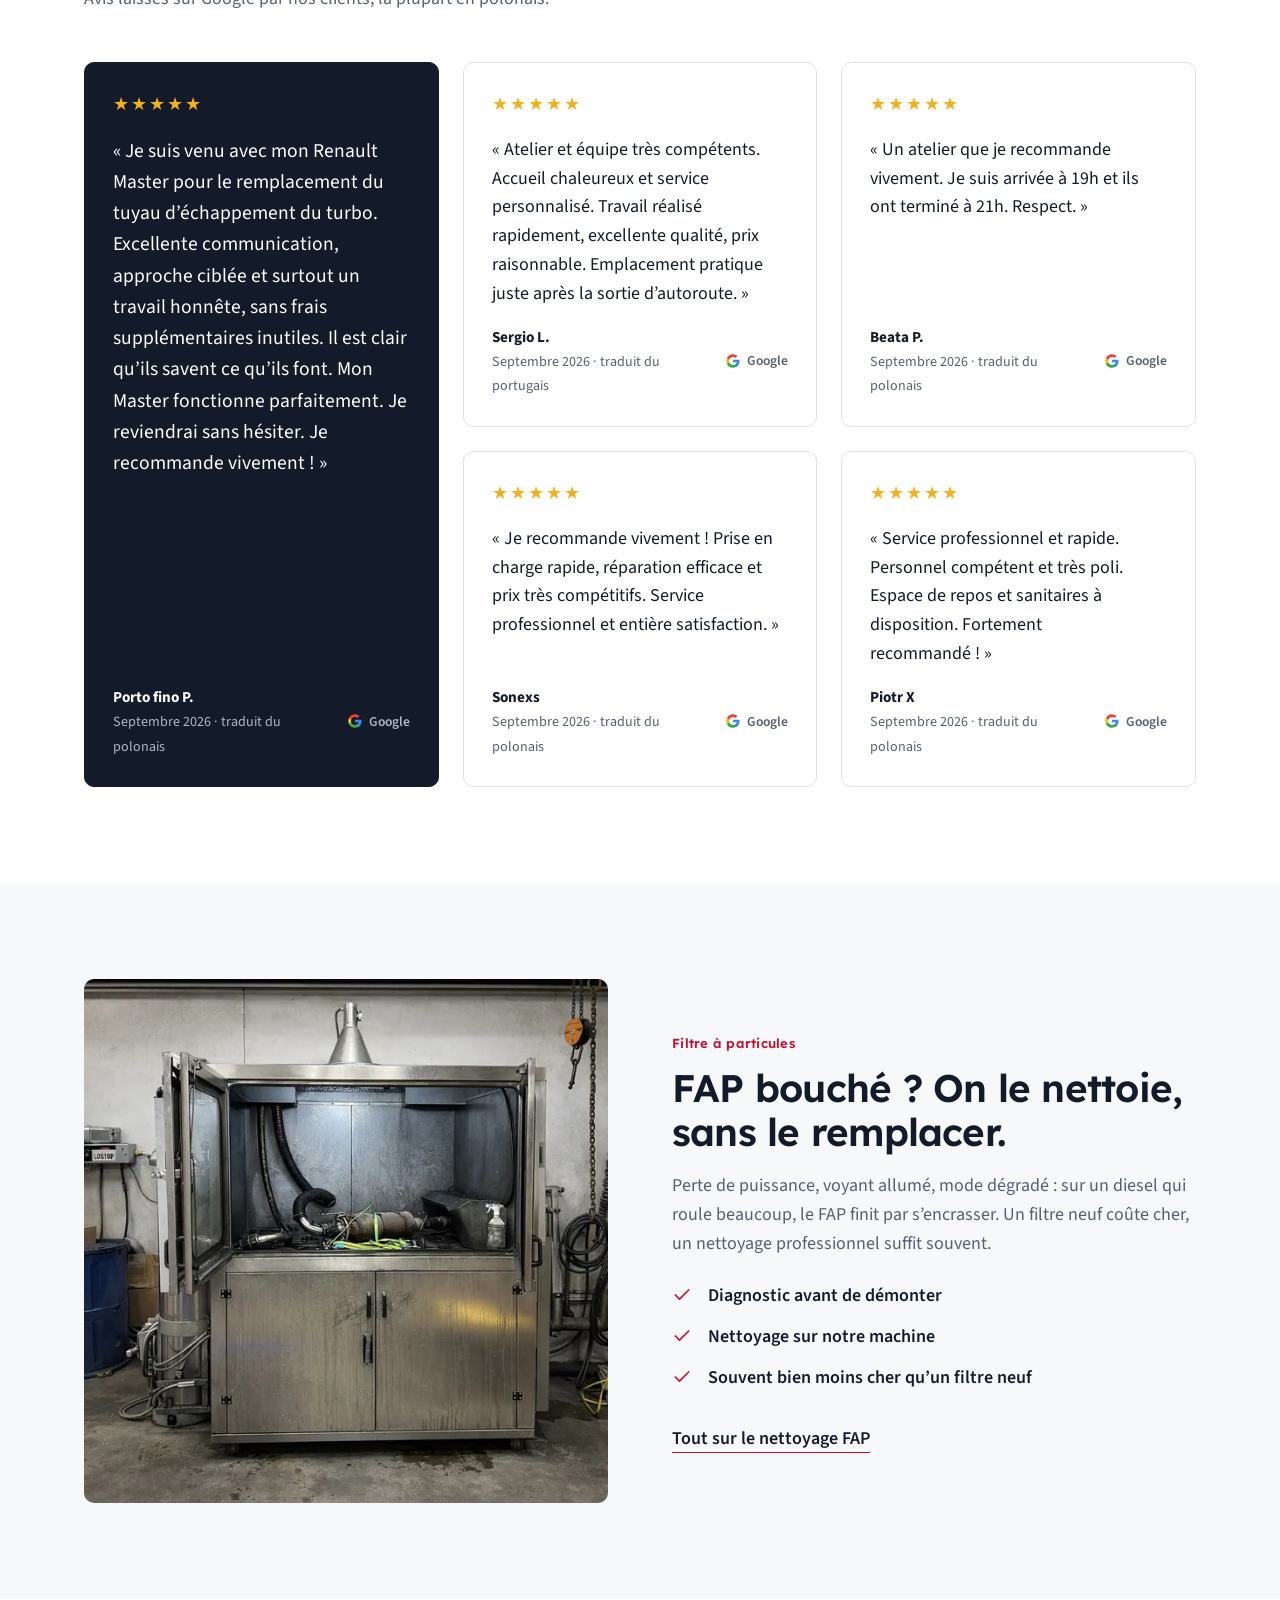
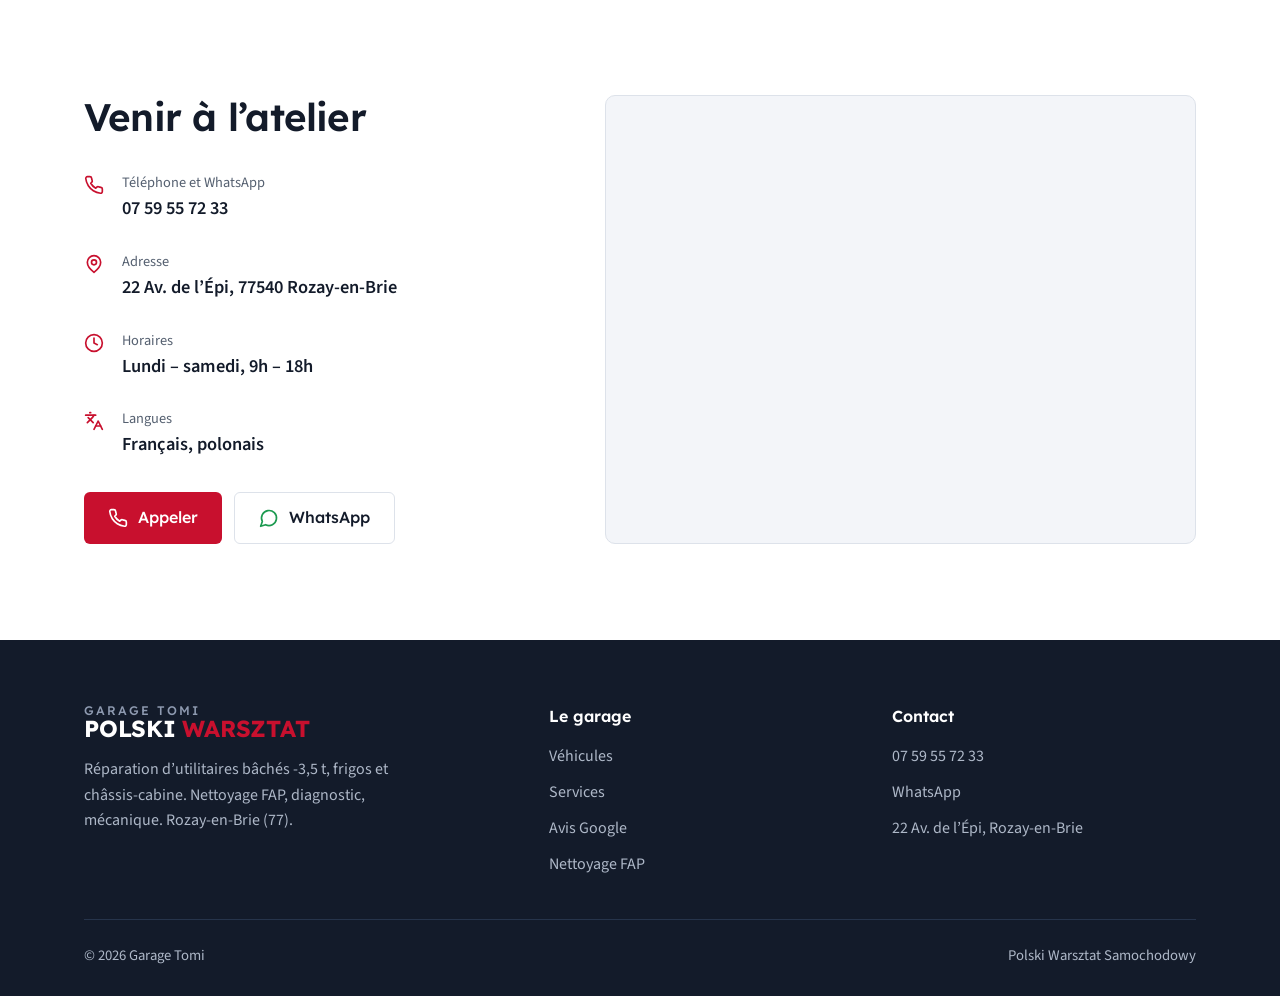
<file: avis.html>
<!DOCTYPE html>
<html lang="fr">
<head>
  <meta charset="UTF-8" />
  <meta name="viewport" content="width=device-width, initial-scale=1" />
  <title>Garage Tomi</title>
  <meta name="robots" content="noindex" />
  <link rel="canonical" href="https://teo112345.github.io/Garaz-tomi/index.html#avis" />
  <meta http-equiv="refresh" content="0; url=index.html#avis" />
  <script>location.replace("index.html#avis");</script>
</head>
<body>
  <p><a href="index.html#avis">Garage Tomi</a></p>
</body>
</html>
</file>
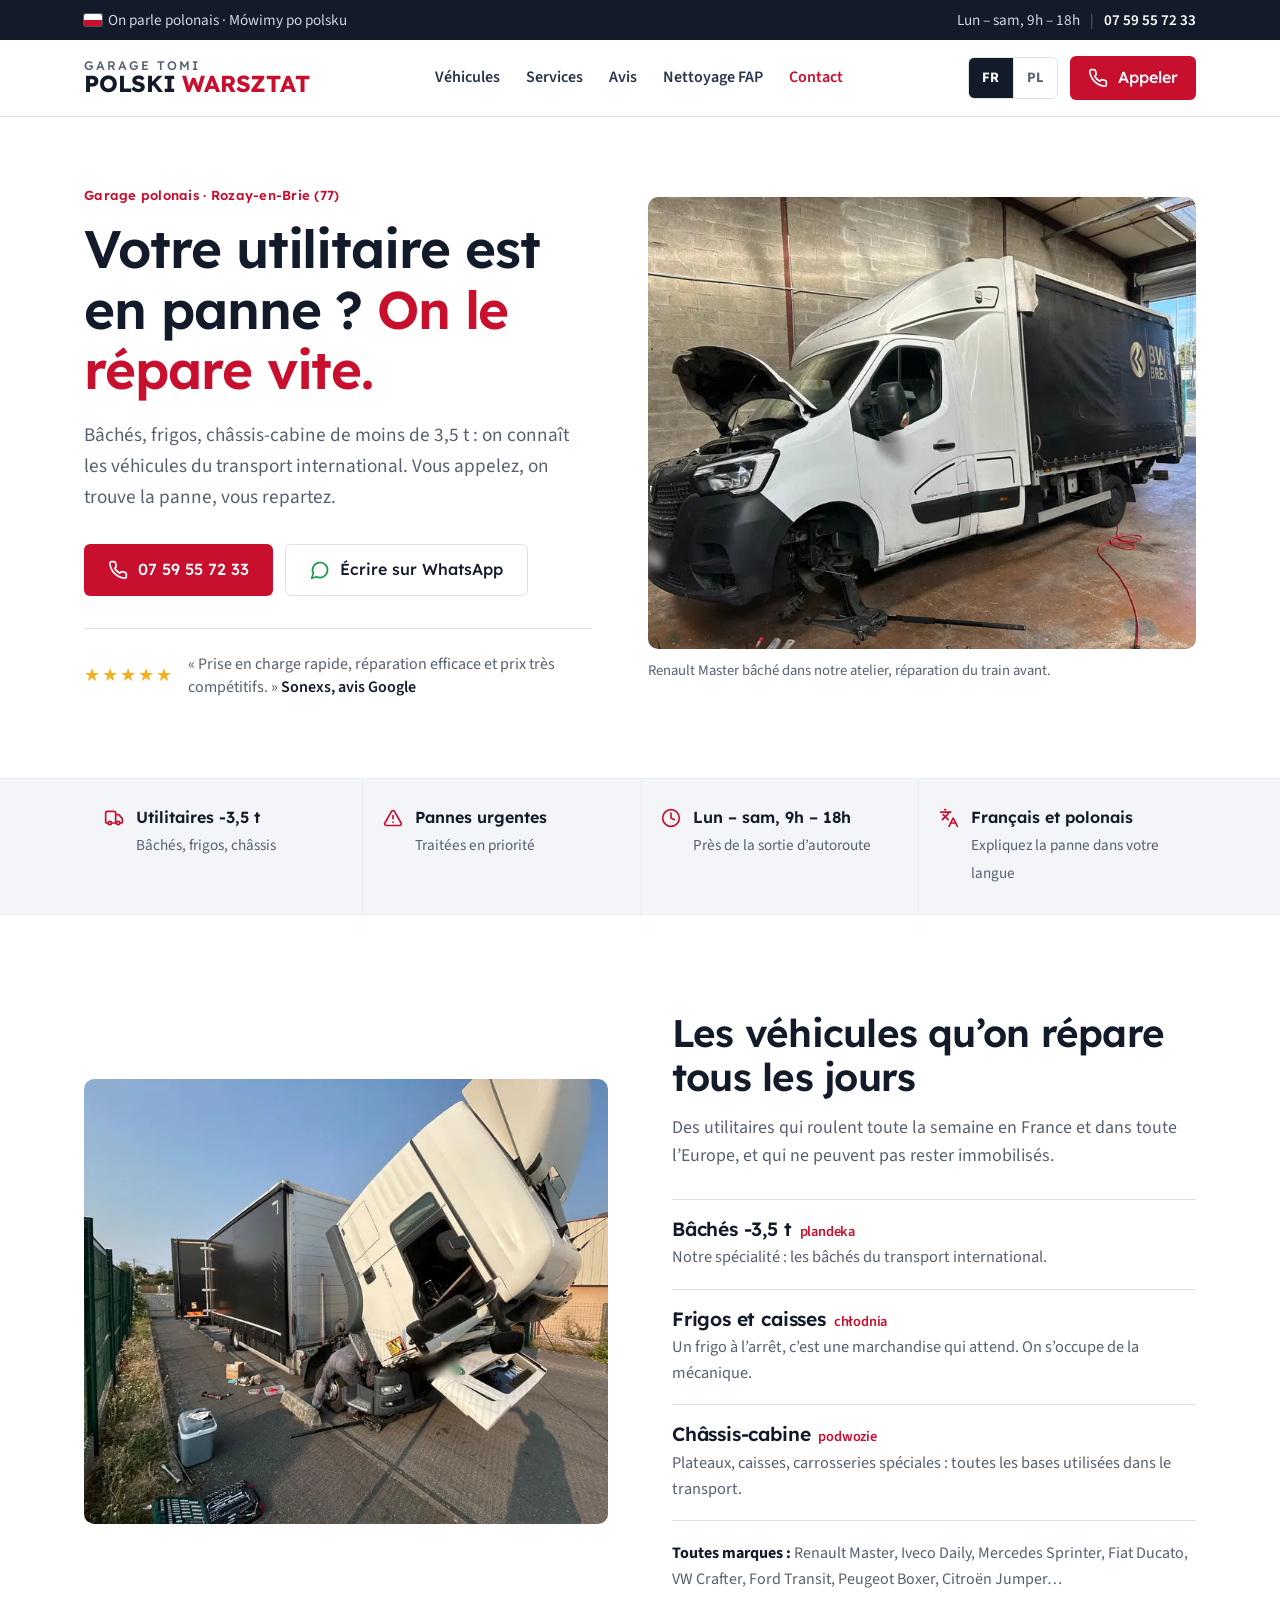
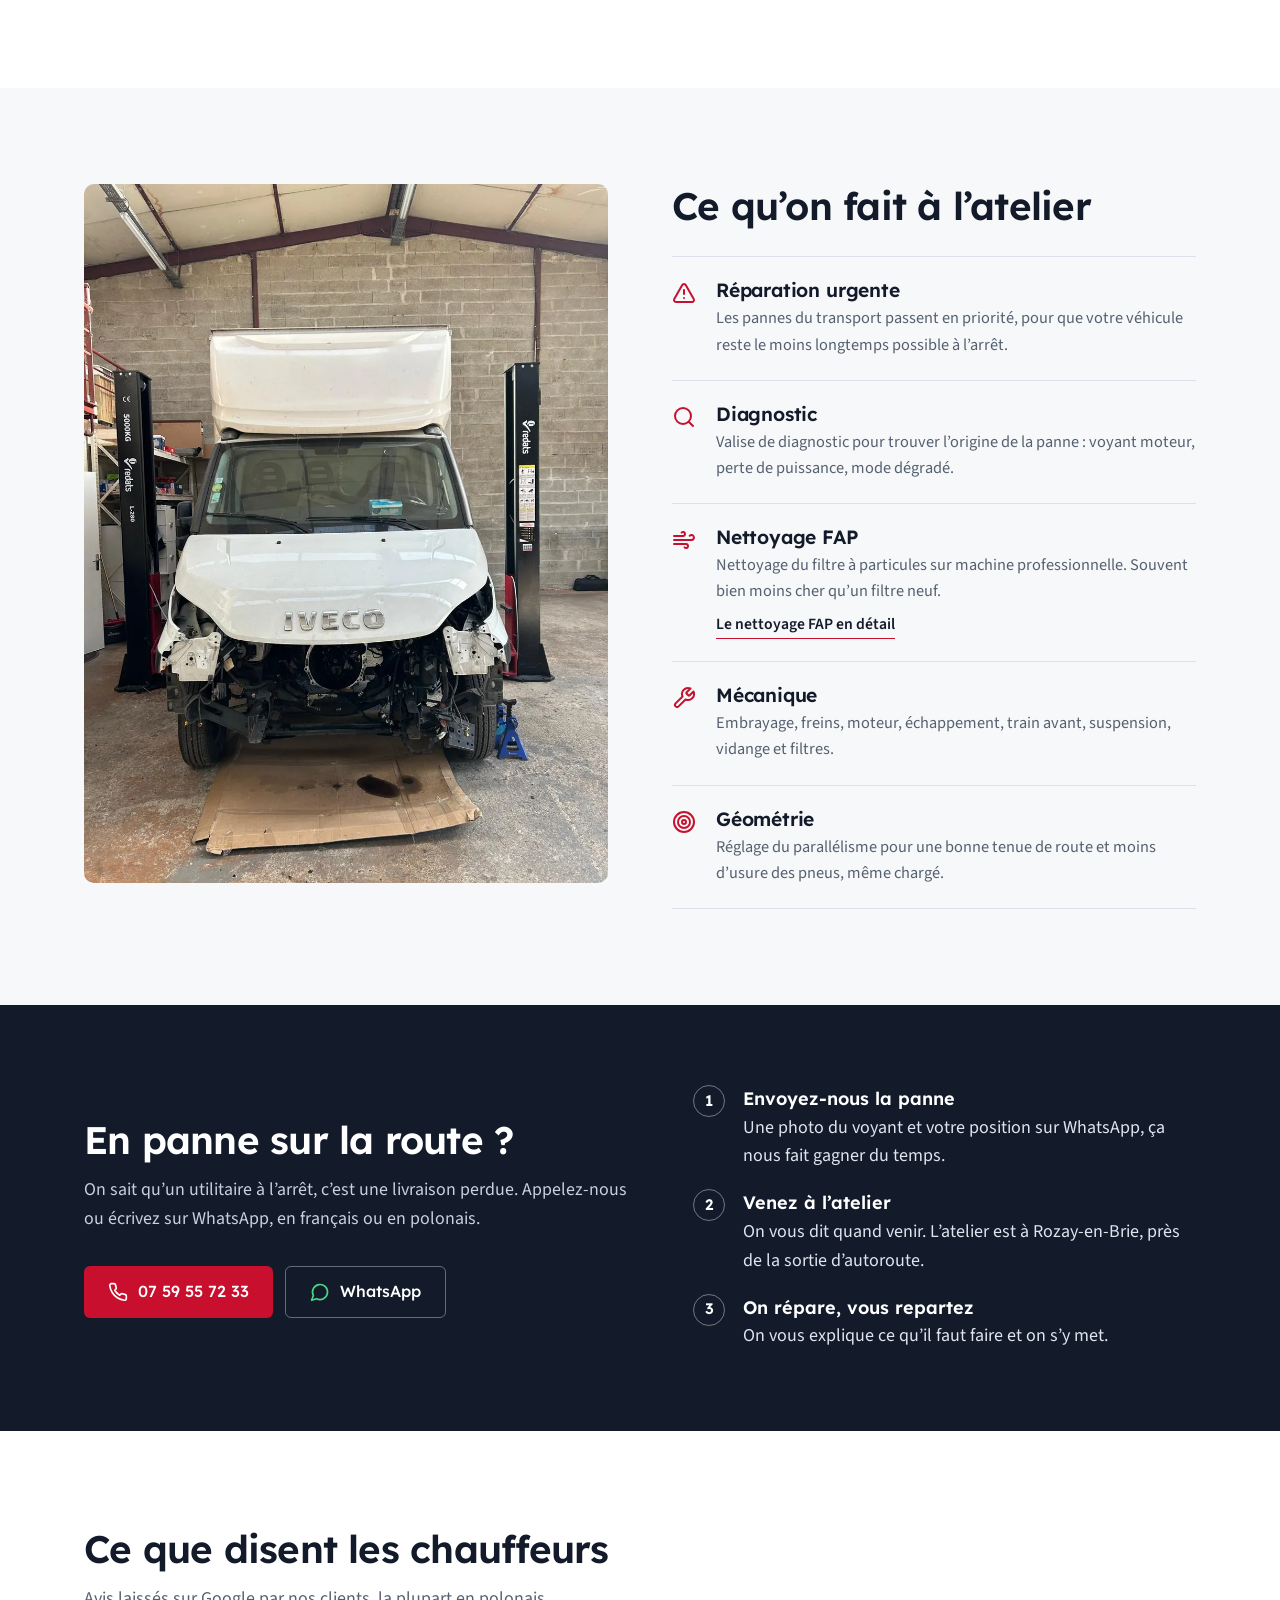
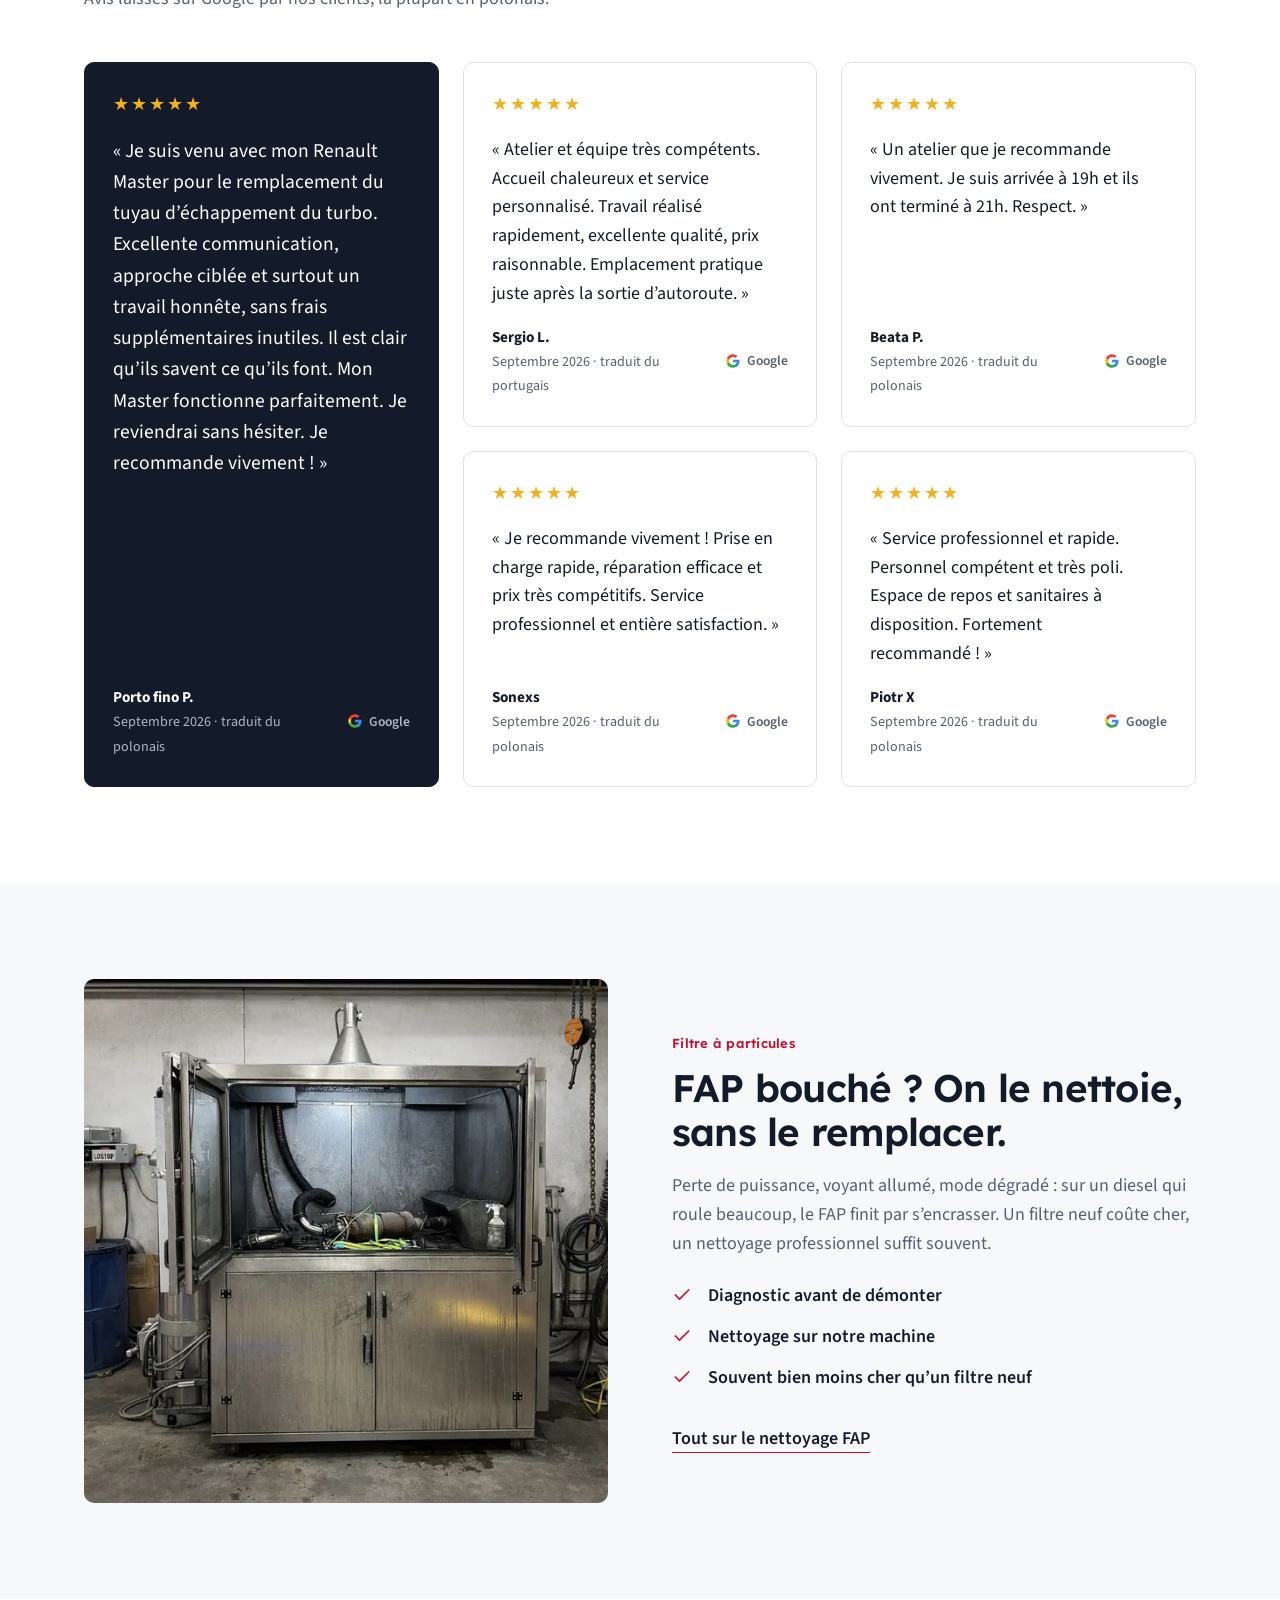
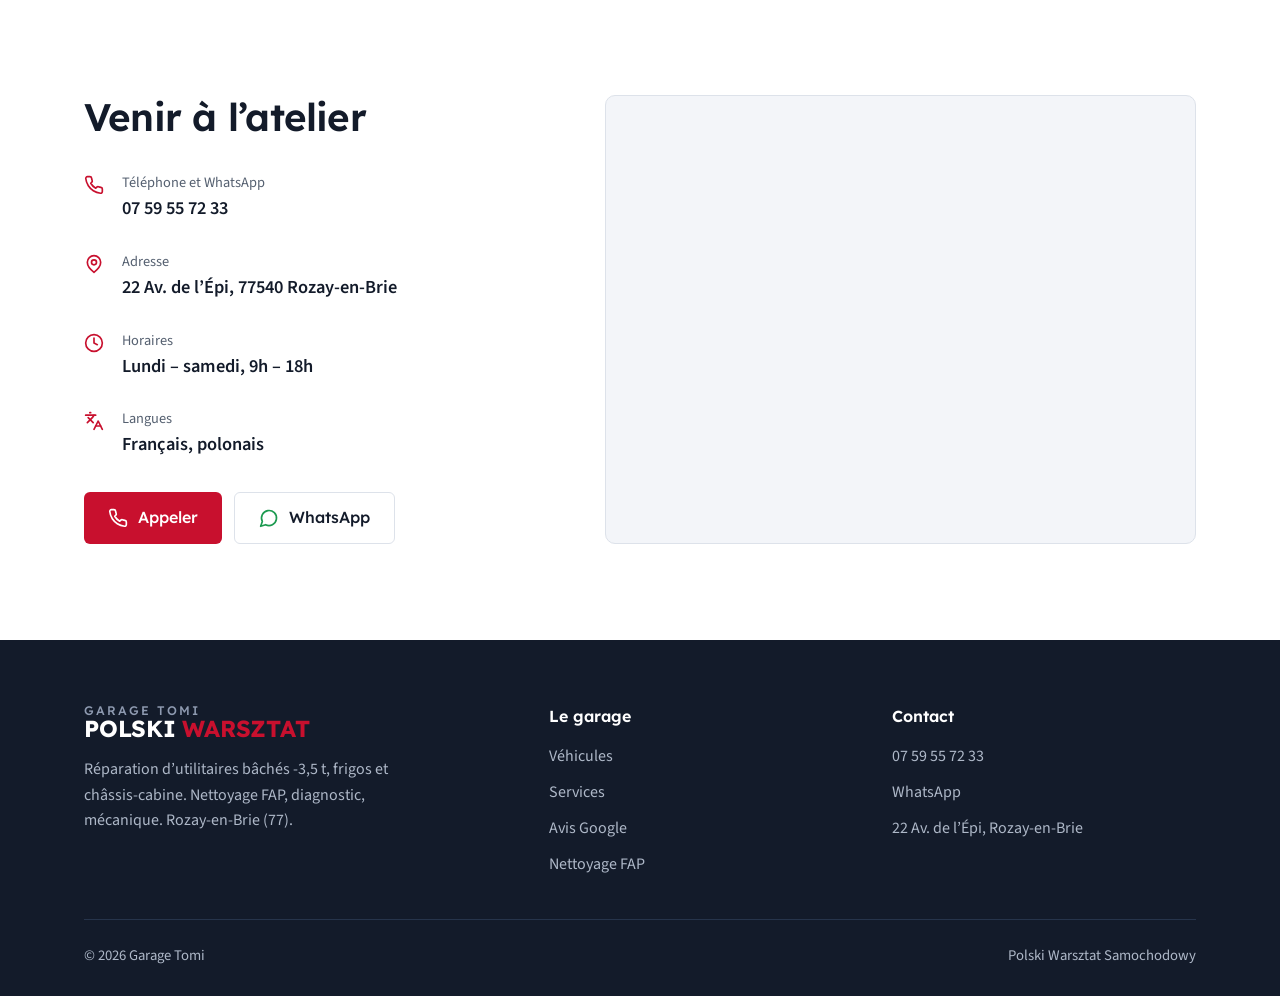
<file: contact.html>
<!DOCTYPE html>
<html lang="fr">
<head>
  <meta charset="UTF-8" />
  <meta name="viewport" content="width=device-width, initial-scale=1" />
  <title>Garage Tomi</title>
  <meta name="robots" content="noindex" />
  <link rel="canonical" href="https://teo112345.github.io/Garaz-tomi/index.html#contact" />
  <meta http-equiv="refresh" content="0; url=index.html#contact" />
  <script>location.replace("index.html#contact");</script>
</head>
<body>
  <p><a href="index.html#contact">Garage Tomi</a></p>
</body>
</html>
</file>
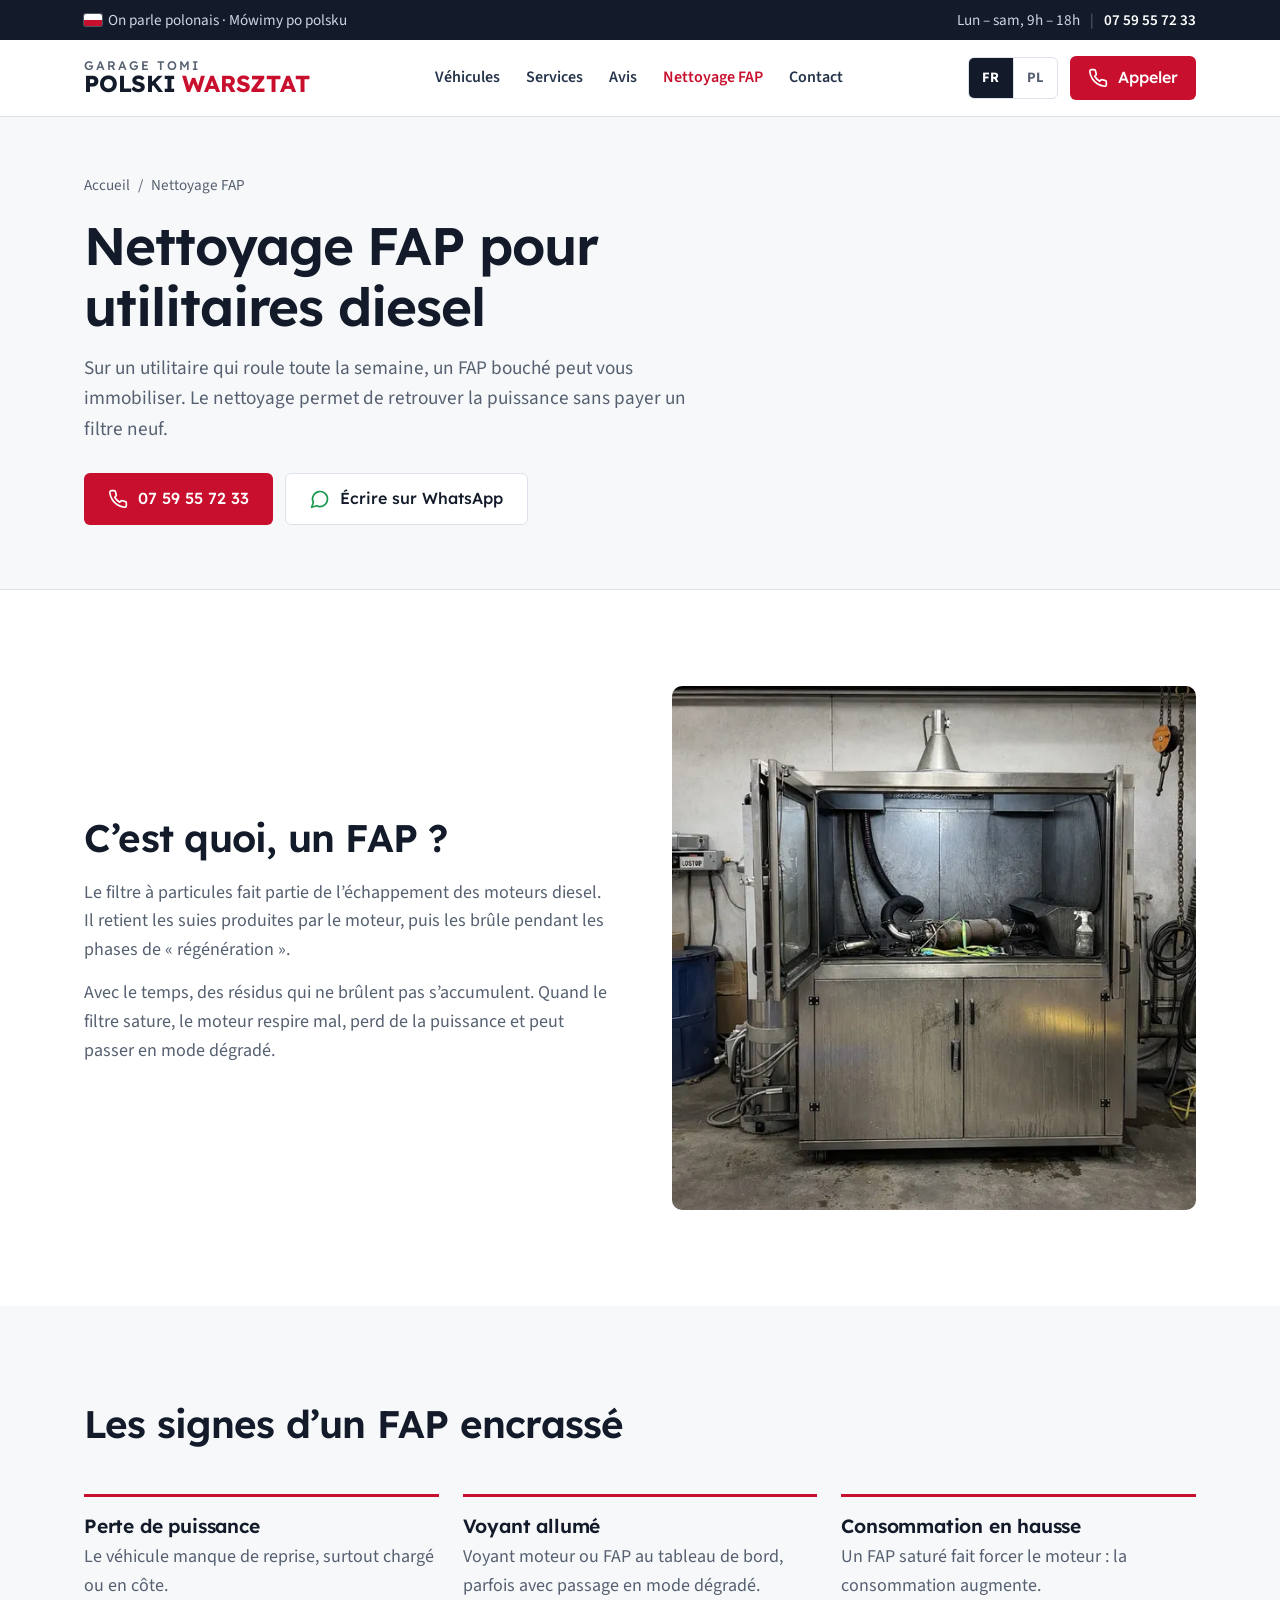
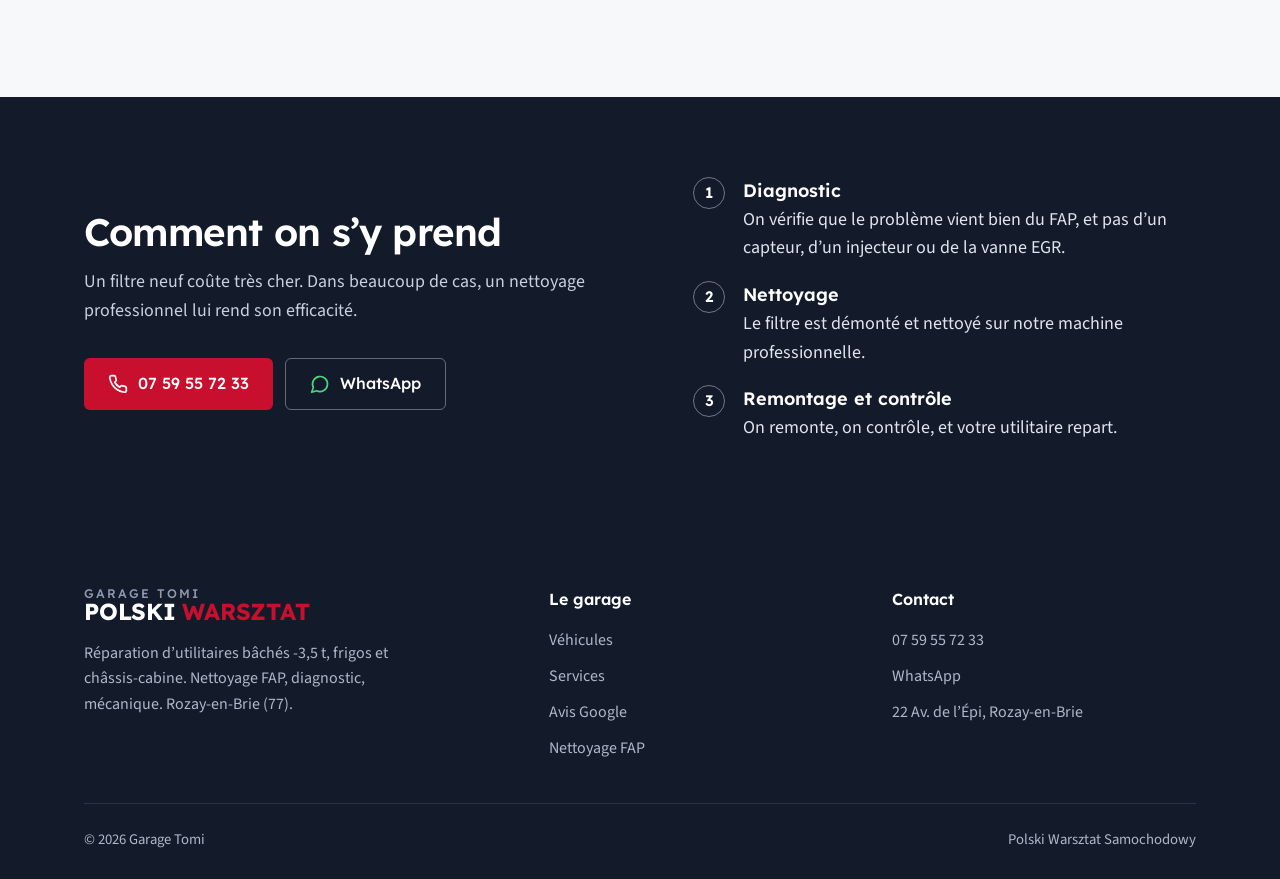
<file: fap.html>
<!DOCTYPE html>
<html lang="fr">
<head>
  <meta charset="UTF-8" />
  <meta name="viewport" content="width=device-width, initial-scale=1" />
  <title data-fr="Nettoyage FAP utilitaires — Garage Tomi, Rozay-en-Brie" data-pl="Czyszczenie FAP w busach — Garage Tomi, Rozay-en-Brie">Nettoyage FAP utilitaires — Garage Tomi, Rozay-en-Brie</title>
  <meta name="description" content="Nettoyage FAP pour utilitaires diesel à Rozay-en-Brie (77) : diagnostic, nettoyage sur machine professionnelle, souvent moins cher qu’un filtre neuf." data-fr="Nettoyage FAP pour utilitaires diesel à Rozay-en-Brie (77) : diagnostic, nettoyage sur machine professionnelle, souvent moins cher qu’un filtre neuf." data-pl="Czyszczenie filtra FAP w busach diesel w Rozay-en-Brie (77): diagnostyka, czyszczenie na profesjonalnej maszynie, zwykle taniej niż nowy filtr." />
  <meta name="theme-color" content="#131b2a" />
  <link rel="icon" href="data:image/svg+xml,%3Csvg xmlns='http://www.w3.org/2000/svg' viewBox='0 0 64 64'%3E%3Crect width='64' height='64' rx='12' fill='%23131b2a'/%3E%3Crect y='44' width='64' height='20' fill='%23c8102e'/%3E%3Ctext x='32' y='38' font-family='Arial' font-weight='700' font-size='30' text-anchor='middle' fill='%23fff'%3ET%3C/text%3E%3C/svg%3E" />

  <meta property="og:title" content="Garage Tomi — Polski Warsztat" />
  <meta property="og:description" content="Réparation rapide d’utilitaires bâchés -3,5 t, frigos et châssis-cabine. On parle polonais. Rozay-en-Brie (77)." />
  <meta property="og:image" content="https://teo112345.github.io/Garaz-tomi/images/atelier-master-bache-1600.webp" />
  <meta property="og:type" content="website" />

  <link rel="preconnect" href="https://fonts.googleapis.com" />
  <link rel="preconnect" href="https://fonts.gstatic.com" crossorigin />
  <link href="https://fonts.googleapis.com/css2?family=Lexend:wght@400;500;600;700&family=Source+Sans+3:wght@400;600;700&display=swap" rel="stylesheet" />
  <link rel="stylesheet" href="style.css?v=20261002b" />
</head>
<body>

<!-- ICONES (Lucide, licence ISC) -->
<svg width="0" height="0" style="position:absolute" aria-hidden="true">
  <symbol id="i-phone" viewBox="0 0 24 24"><path d="M22 16.92v3a2 2 0 0 1-2.18 2 19.79 19.79 0 0 1-8.63-3.070 19.5 19.5 0 0 1-6-6 19.79 19.79 0 0 1-3.07-8.67A2 2 0 0 1 4.11 2h3a2 2 0 0 1 2 1.72 12.84 12.84 0 0 0 .7 2.81 2 2 0 0 1-.45 2.11L8.09 9.91a16 16 0 0 0 6 6l1.27-1.27a2 2 0 0 1 2.11-.45 12.84 12.84 0 0 0 2.81.7A2 2 0 0 1 22 16.92z"/></symbol>
  <symbol id="i-chat" viewBox="0 0 24 24"><path d="M7.9 20A9 9 0 1 0 4 16.1L2 22Z"/></symbol>
  <symbol id="i-wrench" viewBox="0 0 24 24"><path d="M14.7 6.3a1 1 0 0 0 0 1.4l1.6 1.6a1 1 0 0 0 1.4 0l3.77-3.770a6 6 0 0 1-7.94 7.94l-6.91 6.91a2.12 2.12 0 0 1-3-3l6.91-6.91a6 6 0 0 1 7.94-7.94l-3.76 3.76z"/></symbol>
  <symbol id="i-truck" viewBox="0 0 24 24"><path d="M14 18V6a2 2 0 0 0-2-2H4a2 2 0 0 0-2 2v11a1 1 0 0 0 1 1h2"/><path d="M15 18H9"/><path d="M19 18h2a1 1 0 0 0 1-1v-3.65a1 1 0 0 0-.22-.624l-3.48-4.35A1 1 0 0 0 17.52 8H14"/><circle cx="17" cy="18" r="2"/><circle cx="7" cy="18" r="2"/></symbol>
  <symbol id="i-alert" viewBox="0 0 24 24"><path d="m21.73 18-8-14a2 2 0 0 0-3.48 0l-8 14A2 2 0 0 0 4 21h16a2 2 0 0 0 1.73-3"/><path d="M12 9v4"/><path d="M12 17h.01"/></symbol>
  <symbol id="i-search" viewBox="0 0 24 24"><circle cx="11" cy="11" r="8"/><path d="m21 21-4.3-4.3"/></symbol>
  <symbol id="i-wind" viewBox="0 0 24 24"><path d="M17.7 7.7a2.5 2.5 0 1 1 1.8 4.3H2"/><path d="M9.6 4.6A2 2 0 1 1 11 8H2"/><path d="M12.6 19.4A2 2 0 1 0 14 16H2"/></symbol>
  <symbol id="i-target" viewBox="0 0 24 24"><circle cx="12" cy="12" r="10"/><circle cx="12" cy="12" r="6"/><circle cx="12" cy="12" r="2"/></symbol>
  <symbol id="i-pin" viewBox="0 0 24 24"><path d="M20 10c0 6-8 12-8 12s-8-6-8-12a8 8 0 0 1 16 0Z"/><circle cx="12" cy="10" r="3"/></symbol>
  <symbol id="i-clock" viewBox="0 0 24 24"><circle cx="12" cy="12" r="10"/><polyline points="12 6 12 12 16 14"/></symbol>
  <symbol id="i-check" viewBox="0 0 24 24"><path d="M20 6 9 17l-5-5"/></symbol>
  <symbol id="i-lang" viewBox="0 0 24 24"><path d="m5 8 6 6"/><path d="m4 14 6-6 2-3"/><path d="M2 5h12"/><path d="M7 2h1"/><path d="m22 22-5-10-5 10"/><path d="M14 18h6"/></symbol>
  <symbol id="i-menu" viewBox="0 0 24 24"><line x1="4" x2="20" y1="12" y2="12"/><line x1="4" x2="20" y1="6" y2="6"/><line x1="4" x2="20" y1="18" y2="18"/></symbol>
  <symbol id="i-x" viewBox="0 0 24 24"><path d="M18 6 6 18"/><path d="m6 6 12 12"/></symbol>
  <symbol id="i-google" viewBox="0 0 24 24"><path fill="#4285F4" stroke="none" d="M21.8 12.2c0-.7-.1-1.4-.2-2H12v3.8h5.5a4.7 4.7 0 0 1-2 3.1v2.6h3.3c1.9-1.8 3-4.4 3-7.5z"/><path fill="#34A853" stroke="none" d="M12 22c2.7 0 5-.9 6.8-2.4l-3.3-2.6c-.9.6-2.1 1-3.5 1-2.7 0-4.9-1.8-5.7-4.2H2.9v2.6A10 10 0 0 0 12 22z"/><path fill="#FBBC05" stroke="none" d="M6.3 13.8a6 6 0 0 1 0-3.8V7.4H2.9a10 10 0 0 0 0 9z"/><path fill="#EA4335" stroke="none" d="M12 5.9c1.5 0 2.9.5 3.9 1.5l2.9-2.9A10 10 0 0 0 2.9 7.4L6.3 10C7.1 7.7 9.3 5.9 12 5.9z"/></symbol>
</svg>

<a class="skip-link" href="#main" data-fr="Aller au contenu" data-pl="Przejdź do treści">Aller au contenu</a>

<div class="topbar">
  <div class="container">
    <span><span class="flag" aria-hidden="true"></span><span data-fr="On parle polonais" data-pl="Mówimy po polsku">On parle polonais</span><span class="tb-extra" data-fr=" · Mówimy po polsku" data-pl=" · On parle français"> · Mówimy po polsku</span></span>
    <span><span class="hours"><span data-fr="Lun – sam, 9h – 18h" data-pl="Pon – sob, 9:00 – 18:00">Lun – sam, 9h – 18h</span><span class="sep">|</span></span><a href="tel:+33759557233">07 59 55 72 33</a></span>
  </div>
</div>

<header class="site-header">
  <div class="container navbar">
    <a href="index.html" class="brand" aria-label="Garage Tomi — Polski Warsztat">
      <span class="brand-top">GARAGE TOMI</span>
      <span class="brand-main">POLSKI <span>WARSZTAT</span></span>
    </a>

    <nav class="nav-links" id="nav-links" aria-label="Menu">
      <a href="index.html#vehicules" data-fr="Véhicules" data-pl="Pojazdy">Véhicules</a>
      <a href="index.html#services" data-fr="Services" data-pl="Usługi">Services</a>
      <a href="index.html#avis" data-fr="Avis" data-pl="Opinie">Avis</a>
      <a href="fap.html" class="active" aria-current="page" data-fr="Nettoyage FAP" data-pl="Czyszczenie FAP">Nettoyage FAP</a>
      <a href="index.html#contact" data-fr="Contact" data-pl="Kontakt">Contact</a>
    </nav>

    <div class="nav-actions">
      <div class="lang-switch" role="group" aria-label="Langue / Język">
        <button class="lang-btn" data-lang="fr" aria-pressed="true">FR</button>
        <button class="lang-btn" data-lang="pl" aria-pressed="false">PL</button>
      </div>
      <a href="tel:+33759557233" class="btn btn-red nav-call">
        <svg class="icon"><use href="#i-phone"/></svg>
        <span class="txt" data-fr="Appeler" data-pl="Zadzwoń">Appeler</span>
      </a>
      <button class="menu-toggle" id="menu-toggle" aria-expanded="false" aria-controls="nav-links" data-fr-aria="Ouvrir le menu" data-pl-aria="Otwórz menu" aria-label="Ouvrir le menu">
        <svg class="icon"><use href="#i-menu"/></svg>
      </button>
    </div>
  </div>
</header>

<main id="main">

  <section class="page-head">
    <div class="container">
      <nav class="breadcrumb" aria-label="Fil d’Ariane">
        <a href="index.html" data-fr="Accueil" data-pl="Strona główna">Accueil</a><span aria-hidden="true">/</span><span data-fr="Nettoyage FAP" data-pl="Czyszczenie FAP">Nettoyage FAP</span>
      </nav>
      <h1 data-fr="Nettoyage FAP pour utilitaires diesel" data-pl="Czyszczenie FAP w busach z silnikiem diesla">Nettoyage FAP pour utilitaires diesel</h1>
      <p class="lead" data-fr="Sur un utilitaire qui roule toute la semaine, un FAP bouché peut vous immobiliser. Le nettoyage permet de retrouver la puissance sans payer un filtre neuf."
         data-pl="W busie, który jeździ cały tydzień, zapchany filtr FAP może Cię unieruchomić. Czyszczenie przywraca moc bez kupowania nowego filtra.">Sur un utilitaire qui roule toute la semaine, un FAP bouché peut vous immobiliser. Le nettoyage permet de retrouver la puissance sans payer un filtre neuf.</p>
      <div class="hero-actions" style="margin-bottom:0">
        <a href="tel:+33759557233" class="btn btn-red"><svg class="icon"><use href="#i-phone"/></svg><span>07 59 55 72 33</span></a>
        <a href="https://wa.me/33759557233" data-wa target="_blank" rel="noopener" class="btn btn-line"><svg class="icon wa"><use href="#i-chat"/></svg><span data-fr="Écrire sur WhatsApp" data-pl="Napisz na WhatsApp">Écrire sur WhatsApp</span></a>
      </div>
    </div>
  </section>

  <section>
    <div class="container split center">
      <div class="split-text">
        <h2 data-fr="C’est quoi, un FAP ?" data-pl="Czym jest filtr FAP?">C’est quoi, un FAP ?</h2>
        <p data-fr="Le filtre à particules fait partie de l’échappement des moteurs diesel. Il retient les suies produites par le moteur, puis les brûle pendant les phases de « régénération »."
           data-pl="Filtr cząstek stałych to część układu wydechowego w silnikach diesla. Zatrzymuje sadzę z silnika, a potem wypala ją podczas tzw. regeneracji.">Le filtre à particules fait partie de l’échappement des moteurs diesel. Il retient les suies produites par le moteur, puis les brûle pendant les phases de « régénération ».</p>
        <p data-fr="Avec le temps, des résidus qui ne brûlent pas s’accumulent. Quand le filtre sature, le moteur respire mal, perd de la puissance et peut passer en mode dégradé."
           data-pl="Z czasem gromadzą się osady, które się nie wypalają. Gdy filtr jest pełny, silnik gorzej oddycha, traci moc i może przejść w tryb awaryjny.">Avec le temps, des résidus qui ne brûlent pas s’accumulent. Quand le filtre sature, le moteur respire mal, perd de la puissance et peut passer en mode dégradé.</p>
      </div>
      <figure class="split-photo square">
        <img src="images/machine-fap-1000.webp" width="1000" height="1000"
             srcset="images/machine-fap-600.webp 600w, images/machine-fap-1000.webp 1000w" sizes="(max-width: 1024px) 100vw, 540px"
             alt="Notre machine de nettoyage FAP" data-fr-alt="Notre machine de nettoyage FAP" data-pl-alt="Nasza maszyna do czyszczenia FAP" />
      </figure>
    </div>
  </section>

  <section class="bg-soft">
    <div class="container">
      <div class="section-title">
        <h2 data-fr="Les signes d’un FAP encrassé" data-pl="Objawy zapchanego filtra FAP">Les signes d’un FAP encrassé</h2>
      </div>
      <ul class="symptoms">
        <li>
          <h3 data-fr="Perte de puissance" data-pl="Spadek mocy">Perte de puissance</h3>
          <p data-fr="Le véhicule manque de reprise, surtout chargé ou en côte." data-pl="Pojazd słabo przyspiesza, zwłaszcza z ładunkiem lub pod górę.">Le véhicule manque de reprise, surtout chargé ou en côte.</p>
        </li>
        <li>
          <h3 data-fr="Voyant allumé" data-pl="Zapalona kontrolka">Voyant allumé</h3>
          <p data-fr="Voyant moteur ou FAP au tableau de bord, parfois avec passage en mode dégradé." data-pl="Kontrolka silnika lub FAP, czasem z przejściem w tryb awaryjny.">Voyant moteur ou FAP au tableau de bord, parfois avec passage en mode dégradé.</p>
        </li>
        <li>
          <h3 data-fr="Consommation en hausse" data-pl="Większe spalanie">Consommation en hausse</h3>
          <p data-fr="Un FAP saturé fait forcer le moteur : la consommation augmente." data-pl="Zapchany filtr zmusza silnik do większego wysiłku: rośnie spalanie.">Un FAP saturé fait forcer le moteur : la consommation augmente.</p>
        </li>
      </ul>
    </div>
  </section>

  <section class="bg-navy emergency">
    <div class="container emergency-grid">
      <div>
        <h2 data-fr="Comment on s’y prend" data-pl="Jak to robimy">Comment on s’y prend</h2>
        <p data-fr="Un filtre neuf coûte très cher. Dans beaucoup de cas, un nettoyage professionnel lui rend son efficacité."
           data-pl="Nowy filtr jest bardzo drogi. W wielu przypadkach profesjonalne czyszczenie przywraca mu sprawność.">Un filtre neuf coûte très cher. Dans beaucoup de cas, un nettoyage professionnel lui rend son efficacité.</p>
        <div class="emergency-actions">
          <a href="tel:+33759557233" class="btn btn-red"><svg class="icon"><use href="#i-phone"/></svg><span>07 59 55 72 33</span></a>
          <a href="https://wa.me/33759557233" data-wa target="_blank" rel="noopener" class="btn btn-line"><svg class="icon wa"><use href="#i-chat"/></svg><span>WhatsApp</span></a>
        </div>
      </div>
      <ol>
        <li><div><strong data-fr="Diagnostic" data-pl="Diagnostyka">Diagnostic</strong><span data-fr="On vérifie que le problème vient bien du FAP, et pas d’un capteur, d’un injecteur ou de la vanne EGR." data-pl="Sprawdzamy, czy problem naprawdę leży w filtrze, a nie w czujniku, wtryskiwaczu czy zaworze EGR.">On vérifie que le problème vient bien du FAP, et pas d’un capteur, d’un injecteur ou de la vanne EGR.</span></div></li>
        <li><div><strong data-fr="Nettoyage" data-pl="Czyszczenie">Nettoyage</strong><span data-fr="Le filtre est démonté et nettoyé sur notre machine professionnelle." data-pl="Filtr jest demontowany i czyszczony na naszej profesjonalnej maszynie.">Le filtre est démonté et nettoyé sur notre machine professionnelle.</span></div></li>
        <li><div><strong data-fr="Remontage et contrôle" data-pl="Montaż i kontrola">Remontage et contrôle</strong><span data-fr="On remonte, on contrôle, et votre utilitaire repart." data-pl="Montujemy, sprawdzamy i Twój bus rusza w trasę.">On remonte, on contrôle, et votre utilitaire repart.</span></div></li>
      </ol>
    </div>
  </section>

</main>


<footer class="site-footer">
  <div class="container">
    <div class="footer-grid">
      <div>
        <a href="index.html" class="brand" aria-label="Garage Tomi — Polski Warsztat">
          <span class="brand-top">GARAGE TOMI</span>
          <span class="brand-main">POLSKI <span>WARSZTAT</span></span>
        </a>
        <p data-fr="Réparation d’utilitaires bâchés -3,5 t, frigos et châssis-cabine. Nettoyage FAP, diagnostic, mécanique. Rozay-en-Brie (77)."
           data-pl="Naprawa busów z plandeką do 3,5 t, chłodni i podwozi z kabiną. Czyszczenie FAP, diagnostyka, mechanika. Rozay-en-Brie (77).">Réparation d’utilitaires bâchés -3,5 t, frigos et châssis-cabine. Nettoyage FAP, diagnostic, mécanique. Rozay-en-Brie (77).</p>
      </div>
      <div>
        <h4 data-fr="Le garage" data-pl="Warsztat">Le garage</h4>
        <div class="footer-links">
          <a href="index.html#vehicules" data-fr="Véhicules" data-pl="Pojazdy">Véhicules</a>
          <a href="index.html#services" data-fr="Services" data-pl="Usługi">Services</a>
          <a href="index.html#avis" data-fr="Avis Google" data-pl="Opinie Google">Avis Google</a>
          <a href="fap.html" data-fr="Nettoyage FAP" data-pl="Czyszczenie FAP">Nettoyage FAP</a>
        </div>
      </div>
      <div>
        <h4 data-fr="Contact" data-pl="Kontakt">Contact</h4>
        <div class="footer-links">
          <a href="tel:+33759557233">07 59 55 72 33</a>
          <a href="https://wa.me/33759557233" data-wa target="_blank" rel="noopener">WhatsApp</a>
          <a href="index.html#contact">22 Av. de l’Épi, Rozay-en-Brie</a>
        </div>
      </div>
    </div>
    <div class="footer-bottom">
      <span>© <span data-year>2026</span> Garage Tomi</span>
      <span>Polski Warsztat Samochodowy</span>
    </div>
  </div>
</footer>

<div class="mobile-bar">
  <a href="tel:+33759557233" class="btn btn-red"><svg class="icon"><use href="#i-phone"/></svg><span data-fr="Appeler" data-pl="Zadzwoń">Appeler</span></a>
  <a href="https://wa.me/33759557233" data-wa target="_blank" rel="noopener" class="btn btn-line"><svg class="icon wa"><use href="#i-chat"/></svg><span>WhatsApp</span></a>
</div>

<script src="script.js?v=20261002b"></script>
</body>
</html>
</file>
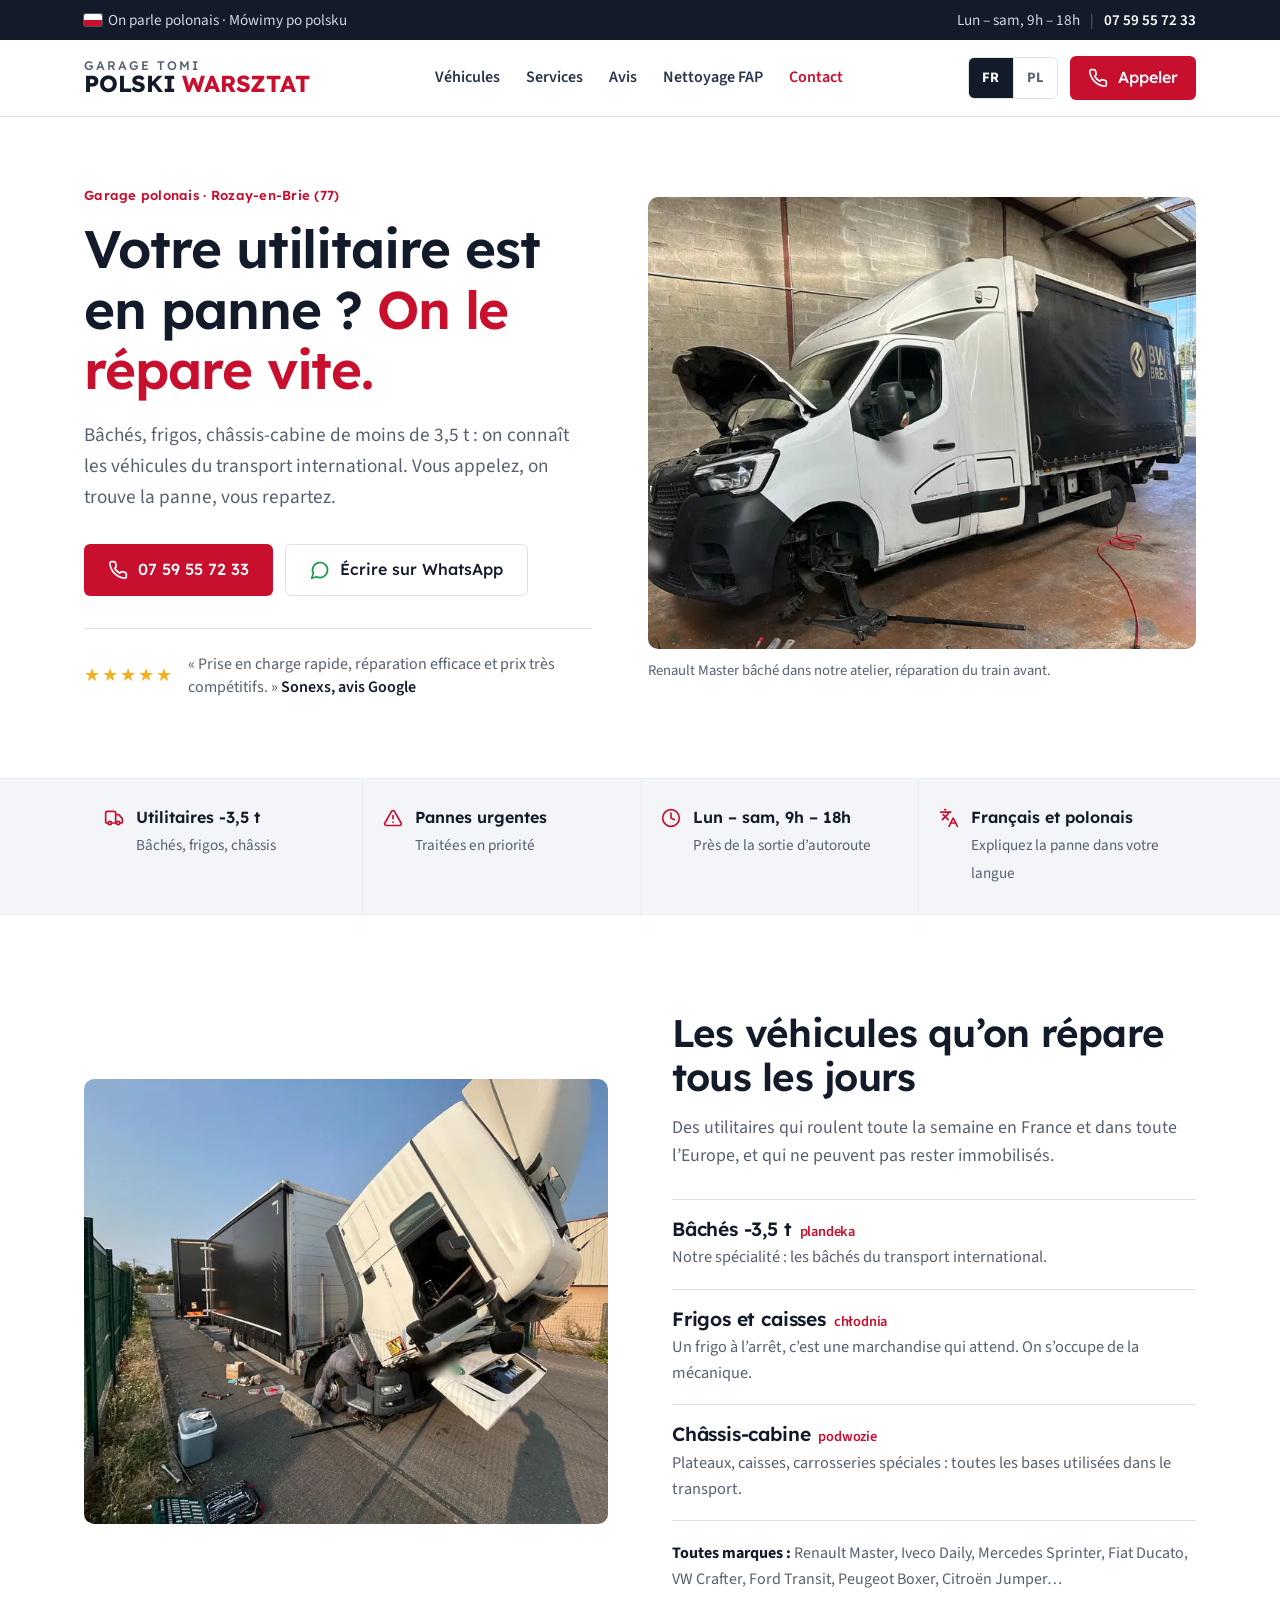
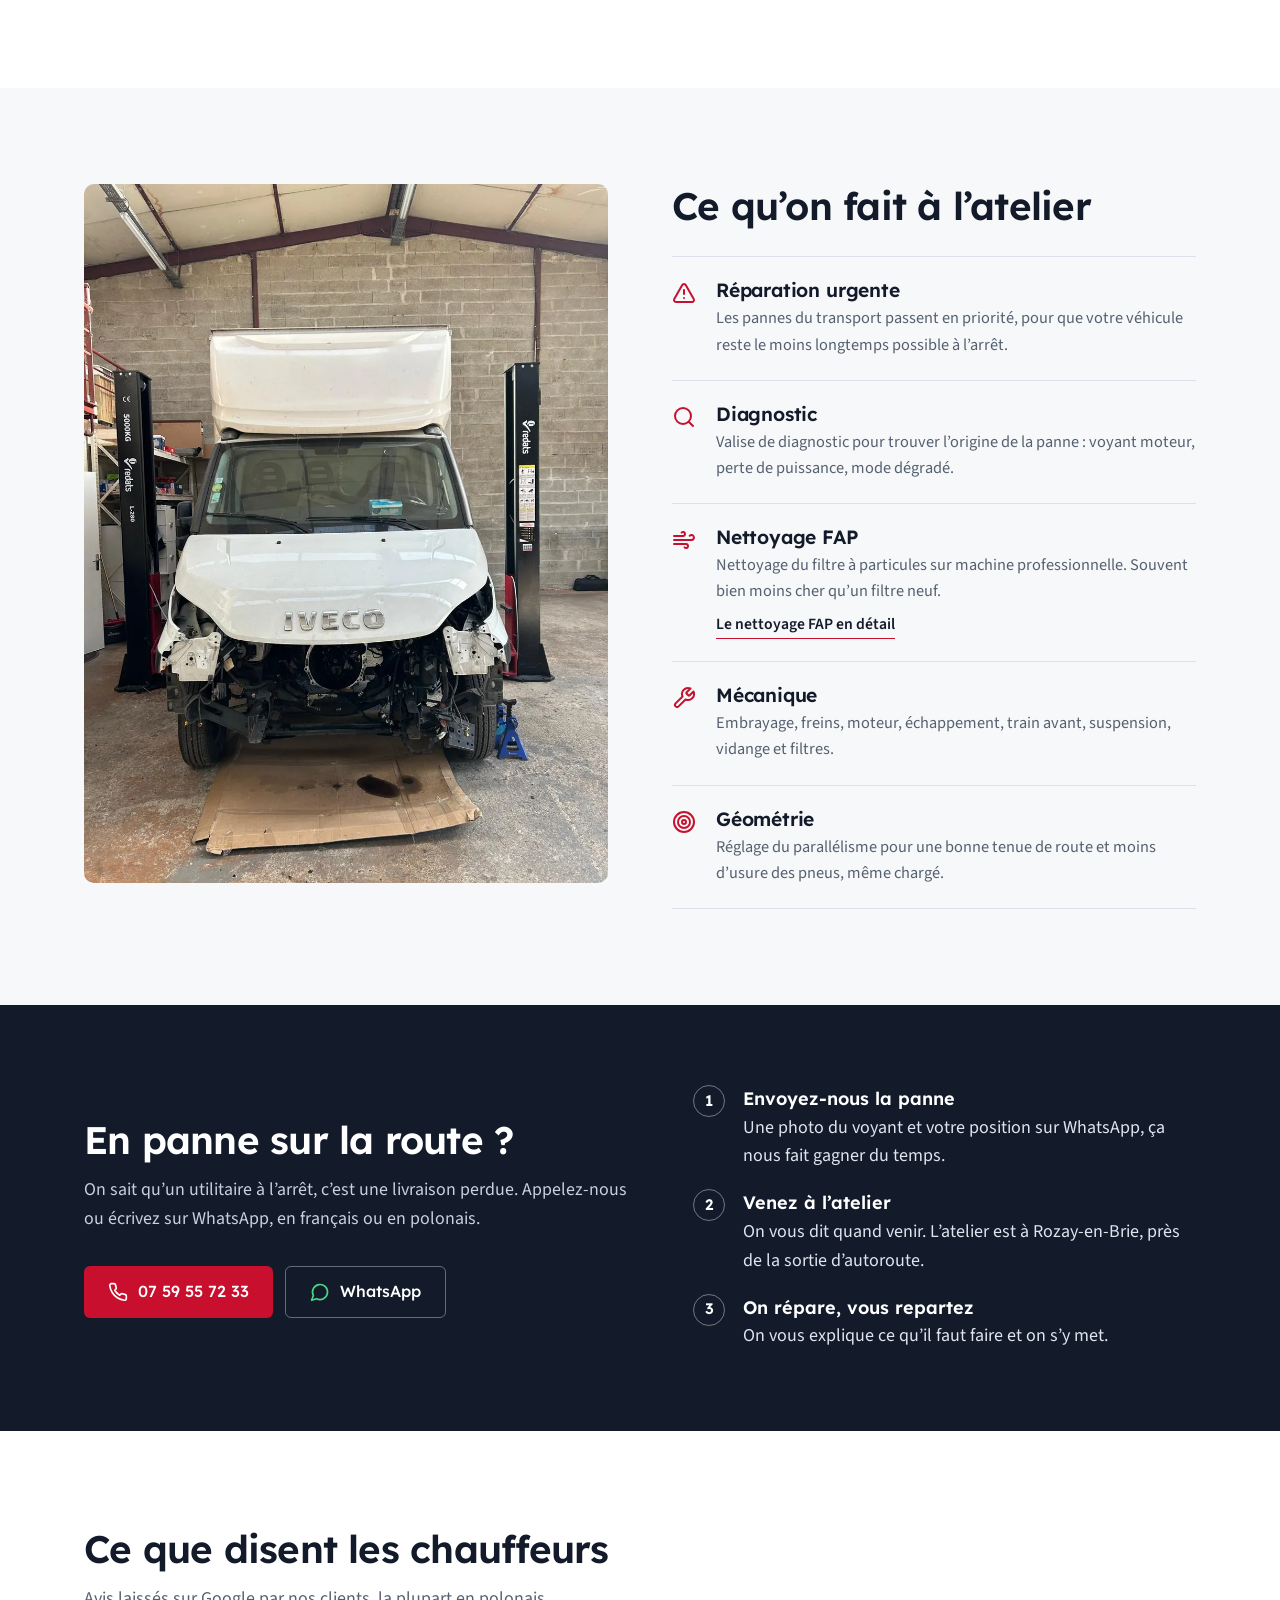
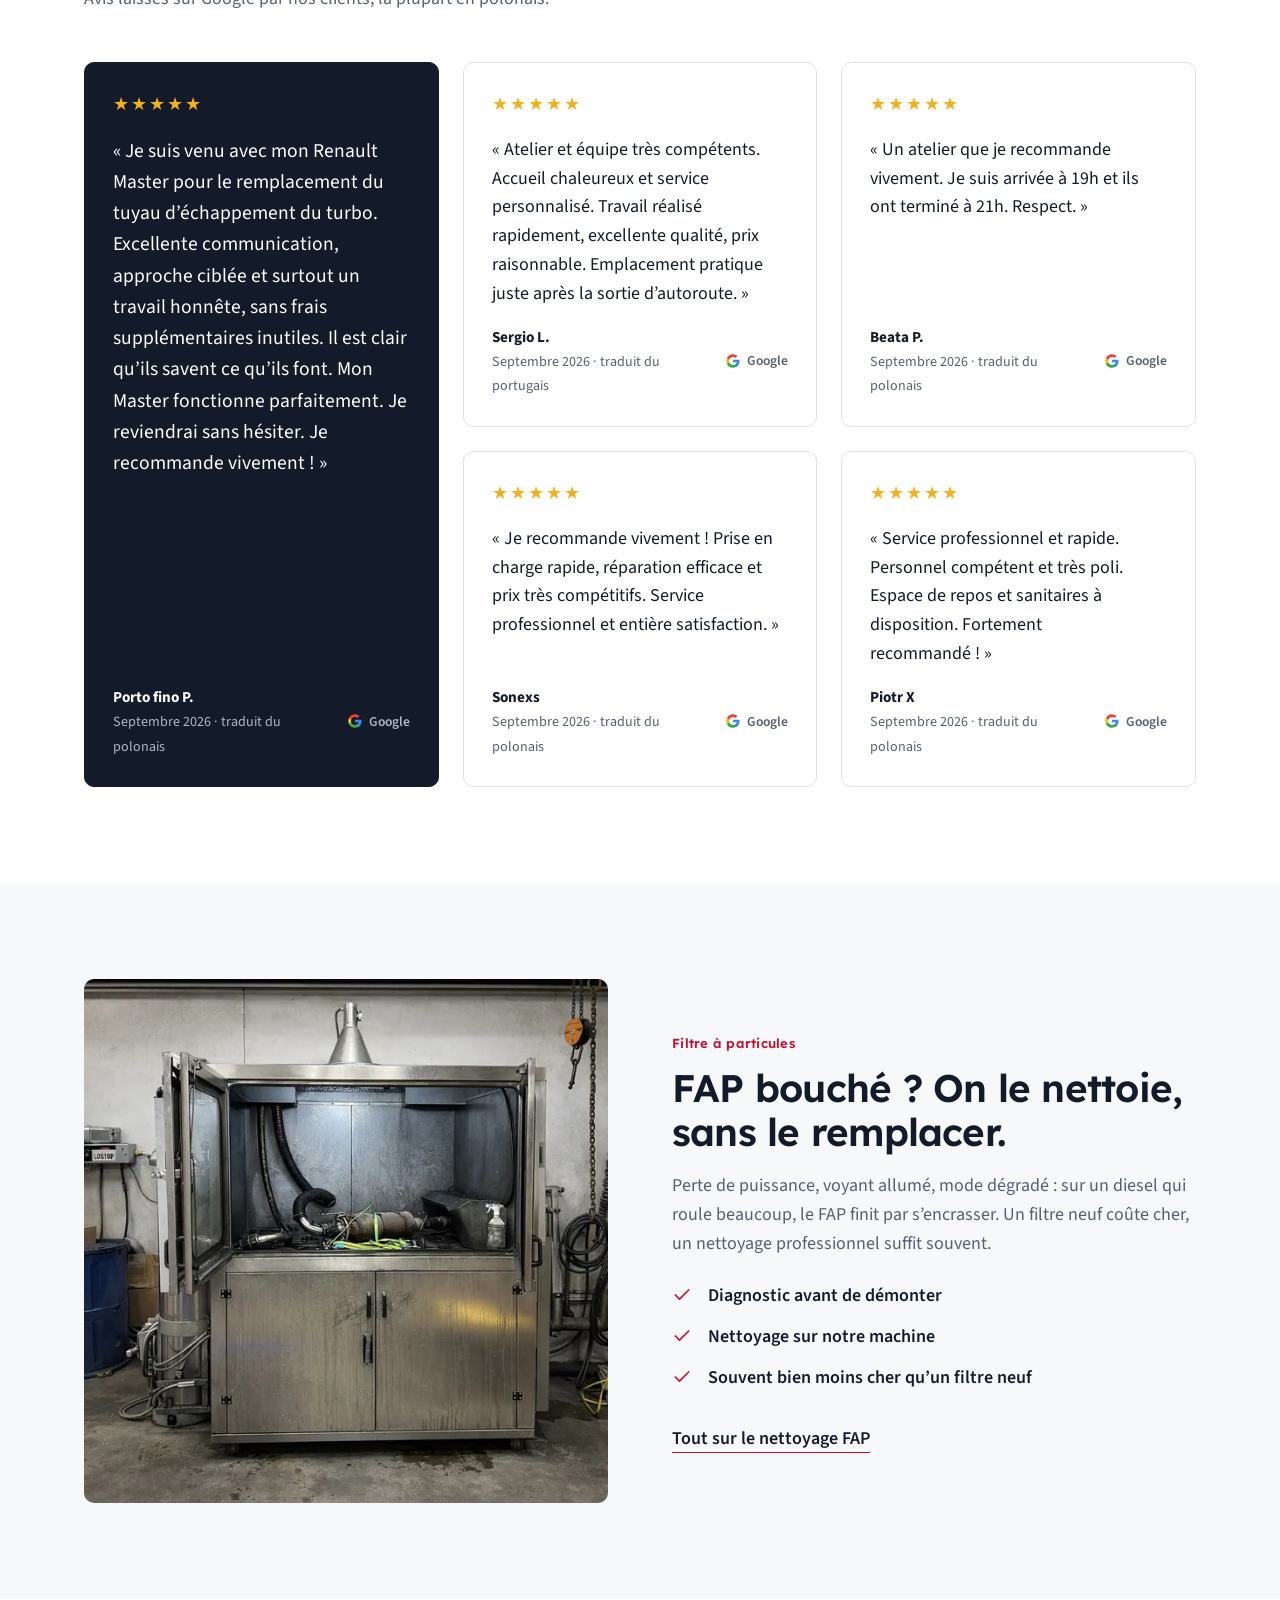
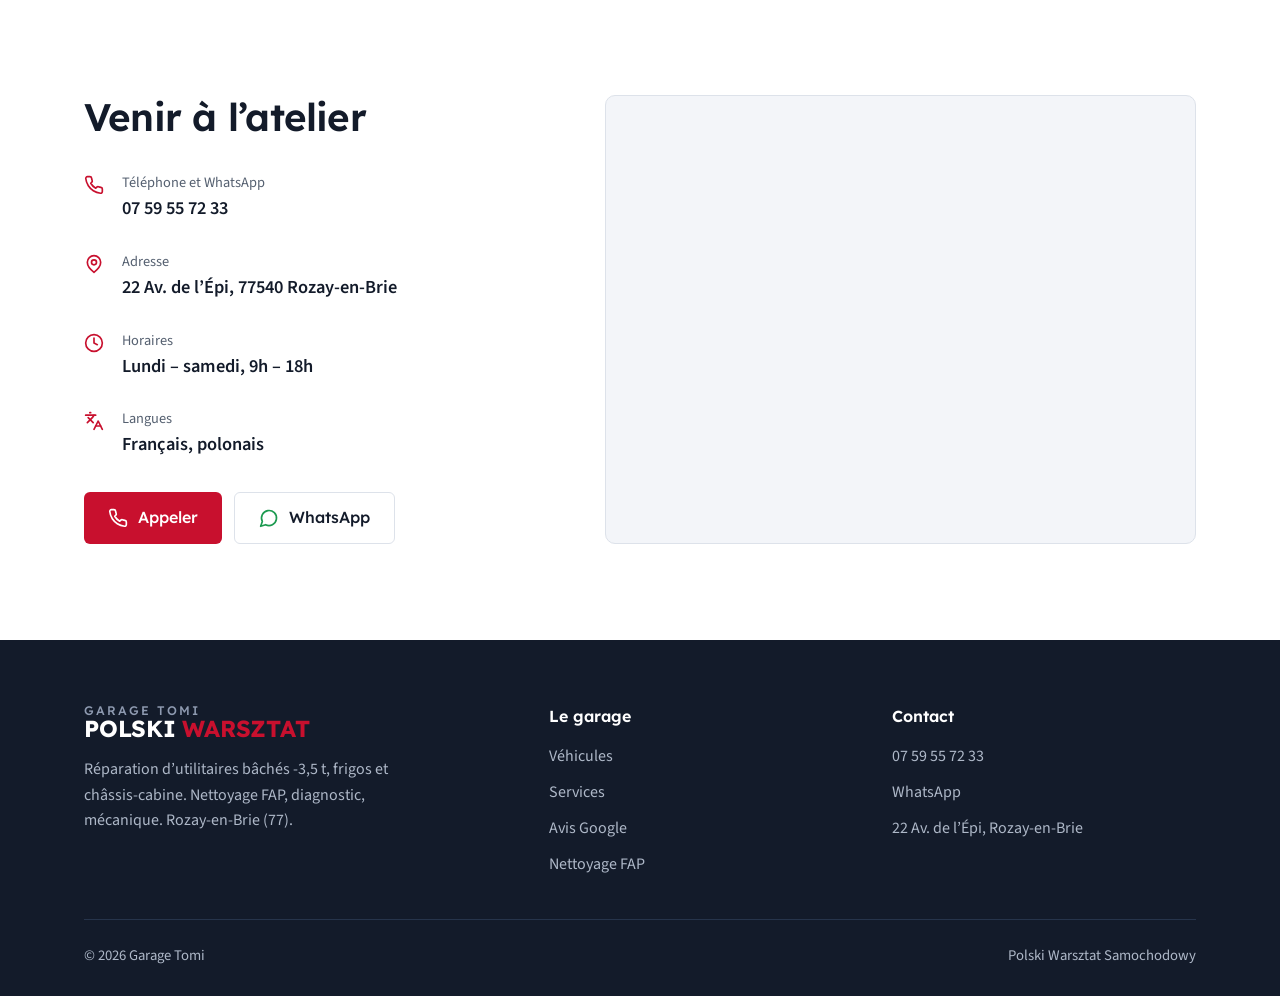
<file: galerie.html>
<!DOCTYPE html>
<html lang="fr">
<head>
  <meta charset="UTF-8" />
  <meta name="viewport" content="width=device-width, initial-scale=1" />
  <title>Garage Tomi</title>
  <meta name="robots" content="noindex" />
  <link rel="canonical" href="https://teo112345.github.io/Garaz-tomi/index.html" />
  <meta http-equiv="refresh" content="0; url=index.html" />
  <script>location.replace("index.html");</script>
</head>
<body>
  <p><a href="index.html">Garage Tomi</a></p>
</body>
</html>
</file>
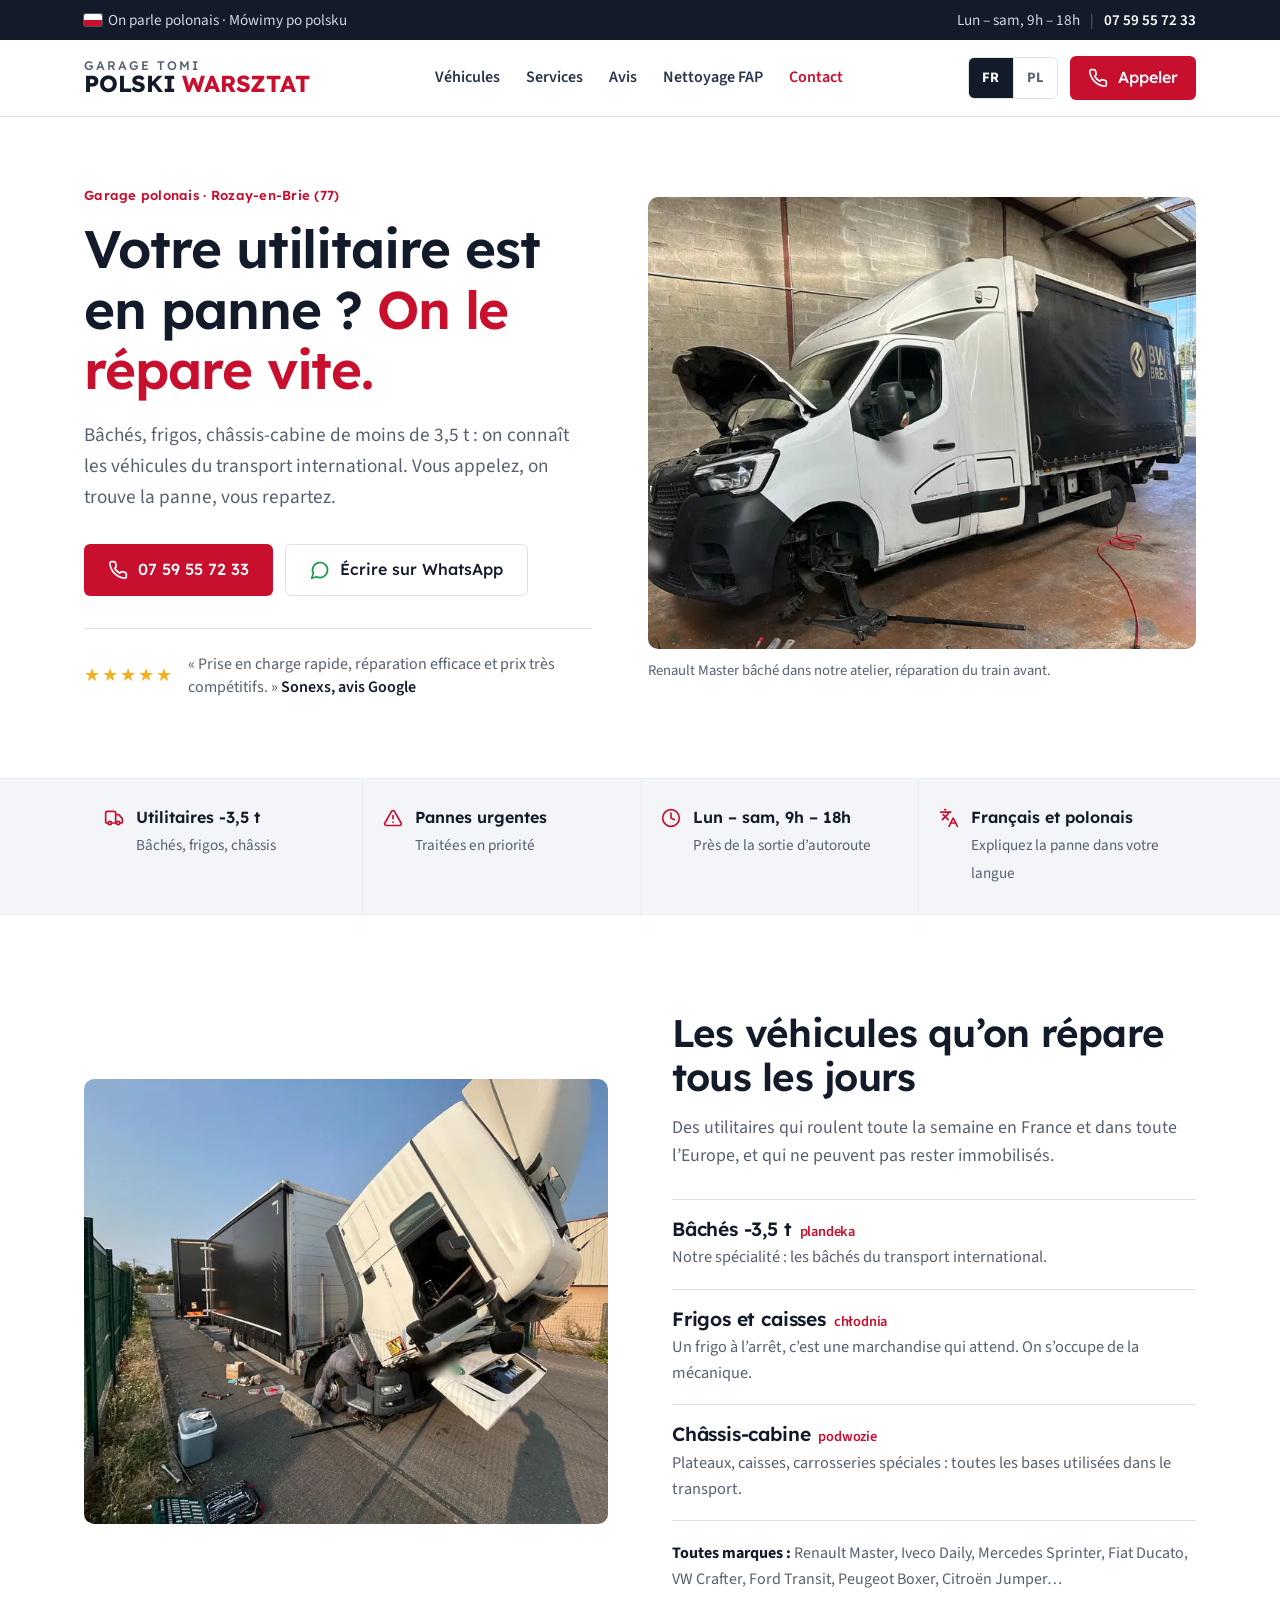
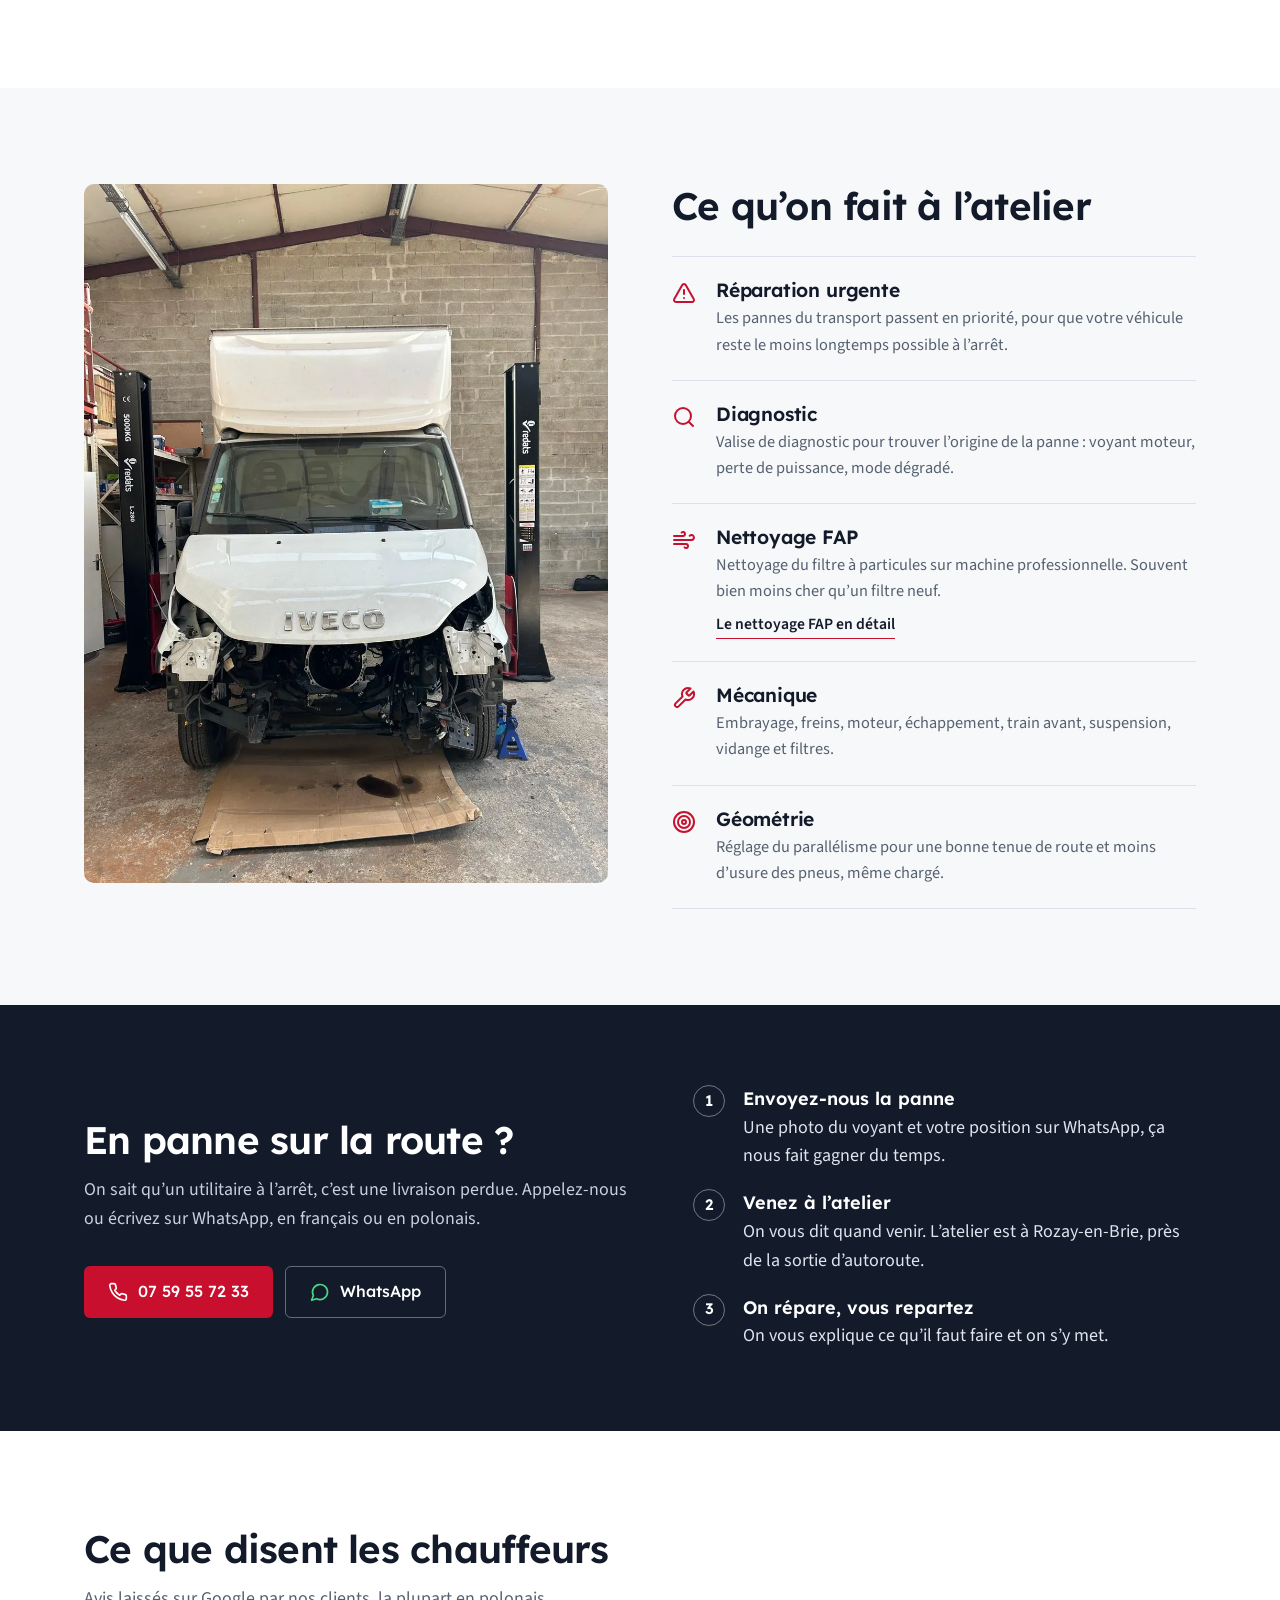
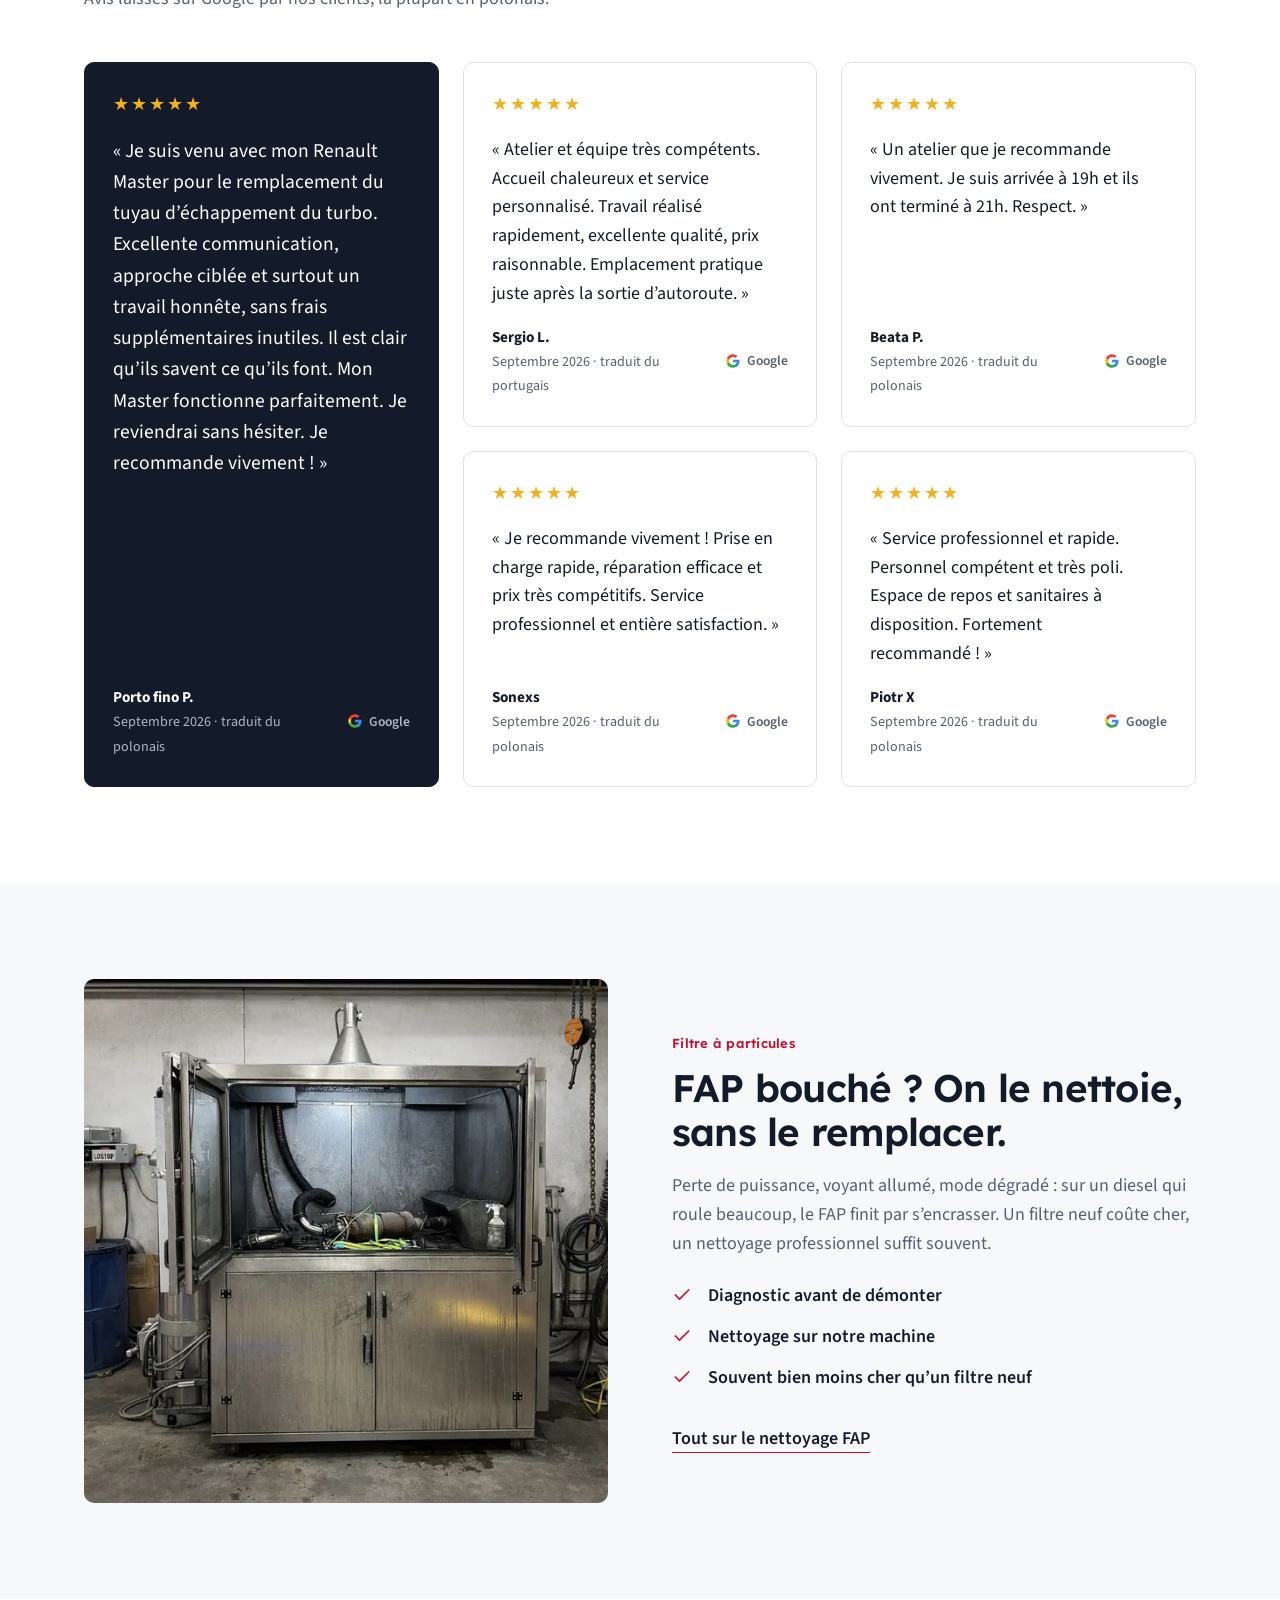
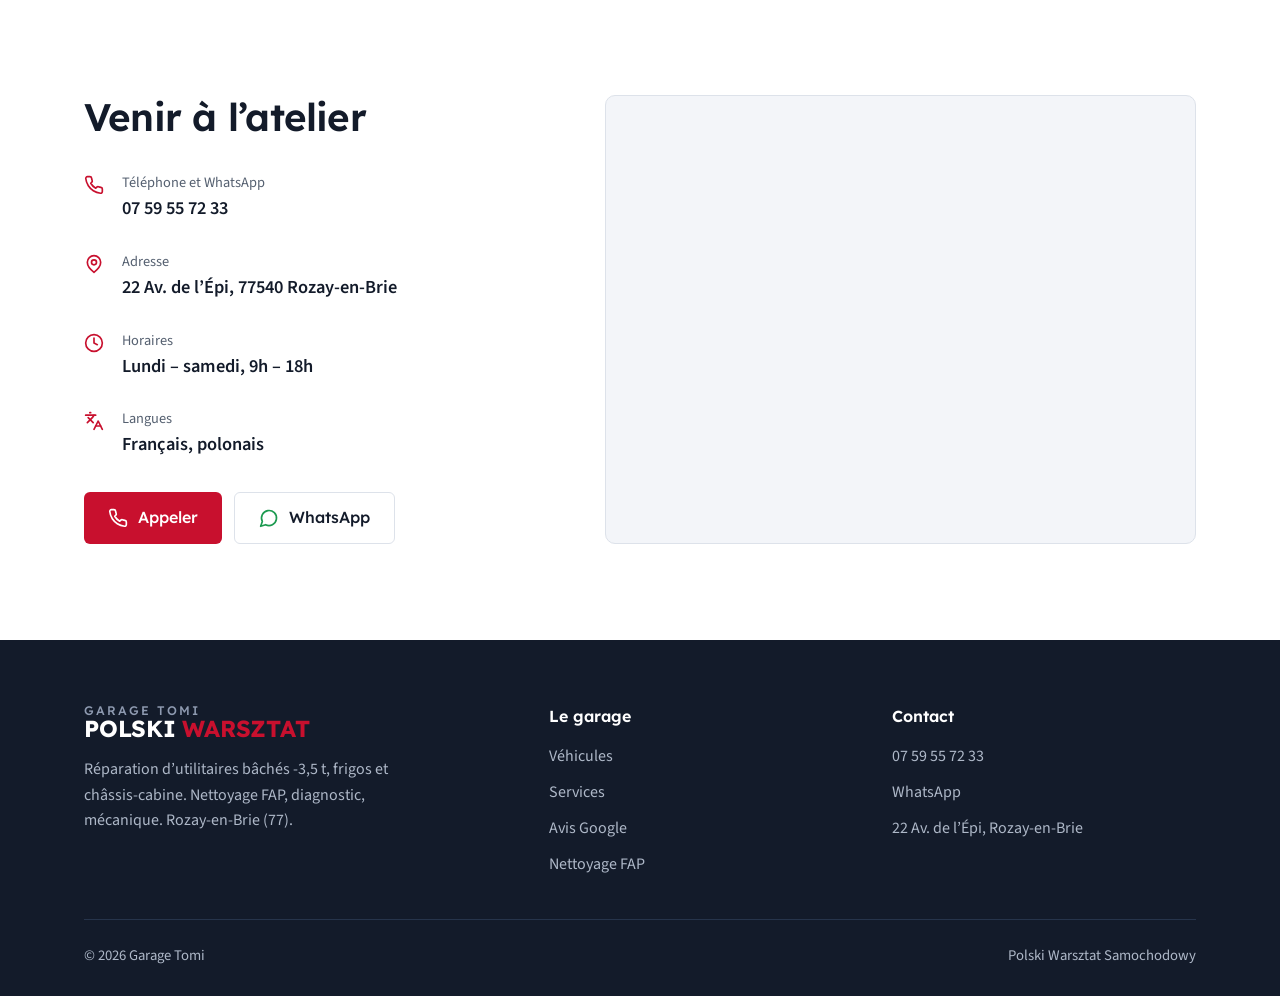
<file: service.html>
<!DOCTYPE html>
<html lang="fr">
<head>
  <meta charset="UTF-8" />
  <meta name="viewport" content="width=device-width, initial-scale=1" />
  <title>Garage Tomi</title>
  <meta name="robots" content="noindex" />
  <link rel="canonical" href="https://teo112345.github.io/Garaz-tomi/index.html#services" />
  <meta http-equiv="refresh" content="0; url=index.html#services" />
  <script>location.replace("index.html#services");</script>
</head>
<body>
  <p><a href="index.html#services">Garage Tomi</a></p>
</body>
</html>
</file>
<file: style.css>
/* =========================================================
   GARAGE TOMI — Polski Warsztat
   Couleurs : marine (t-shirt), rouge (WARSZTAT), bleu clair (détails)
   ========================================================= */

:root {
  --navy-900: #131b2a;
  --navy-800: #1b2638;
  --navy-700: #26344b;
  --navy-100: #e8ecf3;
  --navy-50: #f3f5f9;
  --red: #c8102e;
  --red-hover: #a90d27;
  --blue: #4a90d9;
  --blue-soft: #e6f0fb;
  --white: #ffffff;
  --bg: #f7f8fa;
  --text: #131b2a;
  --text-muted: #556070;
  --border: #dde2ea;
  --star: #f2b01e;
  --whatsapp: #1c9a50;

  --radius: 10px;
  --radius-sm: 6px;
  --container: 1160px;
  --header-h: 76px;

  --font-head: "Lexend", Arial, sans-serif;
  --font-body: "Source Sans 3", Arial, Helvetica, sans-serif;
}

*, *::before, *::after { box-sizing: border-box; margin: 0; padding: 0; }

html { scroll-behavior: smooth; scroll-padding-top: calc(var(--header-h) + 8px); -webkit-text-size-adjust: 100%; }

body {
  font-family: var(--font-body);
  font-size: 18px;
  line-height: 1.6;
  color: var(--text);
  background: var(--white);
  -webkit-font-smoothing: antialiased;
}

img { display: block; max-width: 100%; height: auto; }
a { color: inherit; text-decoration: none; }
button { font: inherit; cursor: pointer; border: 0; background: none; color: inherit; }
ul, ol { list-style: none; }

.icon { width: 20px; height: 20px; flex: none; stroke: currentColor; fill: none; stroke-width: 2; stroke-linecap: round; stroke-linejoin: round; }

:focus-visible { outline: 3px solid var(--blue); outline-offset: 3px; border-radius: 4px; }

.skip-link { position: absolute; left: 16px; top: -60px; z-index: 1000; background: var(--navy-900); color: #fff; padding: 10px 16px; border-radius: 6px; font-weight: 600; }
.skip-link:focus { top: 12px; }

.container { width: 100%; max-width: var(--container); margin: 0 auto; padding: 0 24px; }

section { padding: 96px 0; }
.bg-soft { background: var(--bg); }
.bg-navy { background: var(--navy-900); color: #fff; }

h1, h2, h3 { font-family: var(--font-head); font-weight: 600; line-height: 1.15; letter-spacing: -0.02em; color: var(--navy-900); }
.bg-navy h2, .bg-navy h3 { color: #fff; }
h1 { font-size: clamp(2.1rem, 4.4vw, 3.3rem); }
h2 { font-size: clamp(1.75rem, 3.2vw, 2.4rem); }
h3 { font-size: 1.2rem; letter-spacing: -0.01em; }

.lead { font-size: 1.2rem; color: var(--text-muted); }
.section-title { max-width: 680px; margin-bottom: 48px; }
.section-title p { margin-top: 14px; color: var(--text-muted); font-size: 1.12rem; }

.label { display: inline-block; font-family: var(--font-head); font-size: .82rem; font-weight: 600; color: var(--red); letter-spacing: .02em; margin-bottom: 12px; }

/* ---------- Buttons ---------- */
.btn {
  display: inline-flex; align-items: center; justify-content: center; gap: 10px;
  min-height: 52px; padding: 0 24px; border-radius: var(--radius-sm);
  font-family: var(--font-head); font-weight: 500; font-size: 1rem;
  transition: background-color .2s ease, border-color .2s ease, color .2s ease;
  touch-action: manipulation; cursor: pointer;
}
.btn-red { background: var(--red); color: #fff; }
.btn-red:hover { background: var(--red-hover); }
.btn-line { border: 1.5px solid var(--border); color: var(--navy-900); background: var(--white); }
.btn-line:hover { border-color: var(--navy-900); }
.btn-line .wa { color: var(--whatsapp); }
.bg-navy .btn-line { background: transparent; color: #fff; border-color: rgba(255,255,255,.35); }
.bg-navy .btn-line:hover { border-color: #fff; }
.bg-navy .btn-line .wa { color: #4cd483; }

.text-link { color: var(--navy-900); font-weight: 600; border-bottom: 1.5px solid var(--red); padding-bottom: 1px; transition: color .2s; }
.text-link:hover { color: var(--red); }

/* ---------- Top bar ---------- */
.topbar { background: var(--navy-900); color: #cfd6e2; font-size: .95rem; }
.topbar .container { display: flex; justify-content: space-between; align-items: center; gap: 16px; min-height: 40px; }
.topbar a { color: #fff; font-weight: 600; white-space: nowrap; }
.topbar .sep { opacity: .4; margin: 0 10px; }
.flag { display: inline-block; width: 18px; height: 12px; border-radius: 2px; vertical-align: -1px; margin-right: 6px; background: linear-gradient(#fff 50%, var(--red) 50%); box-shadow: 0 0 0 1px rgba(255,255,255,.25); }

/* ---------- Header ---------- */
.site-header { position: sticky; top: 0; z-index: 100; background: #fff; border-bottom: 1px solid var(--border); }
.navbar { display: flex; align-items: center; justify-content: space-between; gap: 24px; height: var(--header-h); }

.brand { display: flex; flex-direction: column; line-height: 1.05; }
.brand-top { font-family: var(--font-head); font-weight: 500; font-size: .78rem; letter-spacing: .16em; color: var(--text-muted); }
.brand-main { white-space: nowrap; font-family: var(--font-head); font-weight: 700; font-size: 1.45rem; letter-spacing: -0.01em; color: var(--navy-900); }
.brand-main span { color: var(--red); }

.nav-links { display: flex; align-items: center; gap: 2px; }
.nav-links a { padding: 10px 12px; border-radius: 6px; font-weight: 600; font-size: 1rem; color: var(--navy-700); transition: color .2s, background-color .2s; }
.nav-links a:hover { color: var(--navy-900); background: var(--navy-50); }
.nav-links a.active { color: var(--red); }

.nav-actions { display: flex; align-items: center; gap: 12px; }
.lang-switch { display: inline-flex; border: 1px solid var(--border); border-radius: 6px; overflow: hidden; }
.lang-btn { min-width: 44px; min-height: 40px; font-weight: 700; font-size: .9rem; color: var(--text-muted); transition: background-color .2s, color .2s; }
.lang-btn + .lang-btn { border-left: 1px solid var(--border); }
.lang-btn[aria-pressed="true"] { background: var(--navy-900); color: #fff; }
.nav-call { min-height: 44px; padding: 0 18px; }
.menu-toggle { display: none; width: 46px; height: 46px; border: 1px solid var(--border); border-radius: 6px; align-items: center; justify-content: center; color: var(--navy-900); }

/* ---------- Hero ---------- */
.hero { padding: 64px 0 80px; }
.hero-grid { display: grid; grid-template-columns: 1fr 1.08fr; gap: 56px; align-items: center; }
.hero h1 { margin-bottom: 20px; }
.hero h1 em { font-style: normal; color: var(--red); }
.hero .lead { margin-bottom: 32px; max-width: 520px; }
.hero-actions { display: flex; flex-wrap: wrap; gap: 12px; margin-bottom: 32px; }
.hero-proof { display: flex; align-items: center; gap: 14px; padding-top: 24px; border-top: 1px solid var(--border); max-width: 520px; }
.hero-proof .stars { font-size: 1.1rem; }
.hero-proof p { font-size: 1rem; color: var(--text-muted); line-height: 1.4; }
.hero-proof a { color: var(--navy-900); font-weight: 600; }
.hero-photo { position: relative; }
.hero-photo img { width: 100%; aspect-ratio: 4 / 3.3; object-fit: cover; border-radius: var(--radius); }
.hero-photo figcaption { margin-top: 10px; font-size: .92rem; color: var(--text-muted); }

.stars { color: var(--star); letter-spacing: 2px; white-space: nowrap; }

/* ---------- Facts band ---------- */
.facts { background: var(--navy-50); border-top: 1px solid var(--navy-100); border-bottom: 1px solid var(--navy-100); padding: 0; }
.facts ul { display: grid; grid-template-columns: repeat(4, 1fr); }
.facts li { padding: 26px 20px; display: flex; gap: 12px; align-items: flex-start; }
.facts li + li { border-left: 1px solid var(--navy-100); }
.facts .icon { color: var(--red); margin-top: 3px; }
.facts strong { display: block; font-family: var(--font-head); font-weight: 600; font-size: 1rem; color: var(--navy-900); }
.facts span { font-size: .95rem; color: var(--text-muted); }

/* ---------- Vehicles ---------- */
.vehicles { display: grid; grid-template-columns: repeat(3, 1fr); gap: 28px; }
.vehicle img { width: 100%; aspect-ratio: 4 / 3; object-fit: cover; border-radius: var(--radius); margin-bottom: 18px; }
.vehicle h3 { margin-bottom: 6px; }
.vehicle h3 small { font-family: var(--font-body); font-weight: 600; font-size: .9rem; color: var(--red); margin-left: 6px; }
.vehicle p { color: var(--text-muted); font-size: 1.02rem; }
.brands { margin-top: 36px; padding-top: 24px; border-top: 1px solid var(--border); color: var(--text-muted); font-size: 1rem; }
.brands strong { color: var(--navy-900); }

.vehicle-list { display: grid; gap: 0; border-top: 1px solid var(--border); }
.vehicle-list li { padding: 18px 0; border-bottom: 1px solid var(--border); }
.vehicle-list h3 { margin-bottom: 4px; }
.vehicle-list h3 small { font-family: var(--font-body); font-weight: 600; font-size: .9rem; color: var(--red); margin-left: 8px; }
.vehicle-list p { color: var(--text-muted); font-size: 1.02rem; }
#vehicules .brands { margin-top: 20px; padding-top: 0; border-top: 0; }

/* ---------- Services ---------- */
.split { display: grid; grid-template-columns: 1fr 1fr; gap: 64px; align-items: start; }
.split.center { align-items: center; }
.split-photo img { width: 100%; border-radius: var(--radius); object-fit: cover; }
.split-photo.sticky { position: sticky; top: calc(var(--header-h) + 24px); }
.split-photo.tall img { aspect-ratio: 3 / 4; }
.split-photo.square img { aspect-ratio: 1 / 1; }

.service-list { border-top: 1px solid var(--border); }
.service-list li { display: grid; grid-template-columns: 28px 1fr; gap: 16px; padding: 22px 0; border-bottom: 1px solid var(--border); }
.service-list .icon { color: var(--red); width: 24px; height: 24px; margin-top: 2px; }
.service-list h3 { margin-bottom: 4px; }
.service-list p { color: var(--text-muted); font-size: 1.02rem; }
.service-list a { display: inline-block; margin-top: 8px; font-size: .98rem; }

/* ---------- Emergency ---------- */
.emergency { padding: 80px 0; }
.emergency-grid { display: grid; grid-template-columns: 1.1fr 1fr; gap: 56px; align-items: center; }
.emergency p { color: #c9d1de; font-size: 1.12rem; margin-top: 14px; }
.emergency ol { counter-reset: s; display: grid; gap: 18px; }
.emergency ol li { counter-increment: s; display: grid; grid-template-columns: 36px 1fr; gap: 14px; color: #dfe5ee; }
.emergency ol li::before { content: counter(s); width: 32px; height: 32px; border-radius: 50%; border: 1.5px solid rgba(255,255,255,.4); display: grid; place-items: center; font-family: var(--font-head); font-weight: 600; font-size: .95rem; color: #fff; }
.emergency ol strong { color: #fff; display: block; font-family: var(--font-head); font-weight: 600; }
.emergency-actions { display: flex; flex-wrap: wrap; gap: 12px; margin-top: 32px; }

/* ---------- Reviews ---------- */
.reviews { display: grid; grid-template-columns: repeat(3, 1fr); gap: 24px; }
.review { background: var(--white); border: 1px solid var(--border); border-radius: var(--radius); padding: 28px; display: flex; flex-direction: column; gap: 16px; }
.review.big { grid-row: span 2; background: var(--navy-900); border-color: var(--navy-900); color: #fff; }
.review.big blockquote { font-size: 1.22rem; color: #fff; }
.review.big .who small { color: #aeb8c8; }
.review.big .who strong { color: #fff; }
.review blockquote { flex: 1; color: var(--text); }
.who { display: flex; align-items: center; justify-content: space-between; gap: 12px; font-size: .95rem; }
.who strong { display: block; color: var(--navy-900); }
.who small { color: var(--text-muted); font-size: .88rem; }
.g-badge { display: inline-flex; align-items: center; gap: 6px; font-size: .85rem; font-weight: 600; color: var(--text-muted); }
.review.big .g-badge { color: #aeb8c8; }
.g-badge svg { width: 16px; height: 16px; }

/* ---------- FAP ---------- */
.checks { margin: 24px 0 32px; display: grid; gap: 12px; }
.checks li { display: grid; grid-template-columns: 24px 1fr; gap: 12px; font-weight: 600; color: var(--navy-900); }
.checks .icon { color: var(--red); margin-top: 3px; }
.split-text p { color: var(--text-muted); margin-bottom: 14px; }
.split-text h2 { margin-bottom: 18px; }

/* ---------- Gallery ---------- */
.gallery { display: grid; grid-template-columns: repeat(3, 1fr); gap: 16px; }
.gallery figure { cursor: zoom-in; }
.gallery .wide { grid-column: span 2; }
.gallery img { aspect-ratio: auto; height: 320px; }
.gallery img { width: 100%; aspect-ratio: 4 / 3; object-fit: cover; border-radius: var(--radius); transition: opacity .2s; }
.gallery figure:hover img { opacity: .9; }
.gallery figcaption { margin-top: 10px; font-size: .95rem; color: var(--text-muted); }

.lightbox { position: fixed; inset: 0; z-index: 1000; background: rgba(10, 14, 22, .94); display: none; align-items: center; justify-content: center; padding: 24px; }
.lightbox.open { display: flex; }
.lightbox img { max-height: 86vh; width: auto; border-radius: 8px; }
.lightbox-close { position: absolute; top: 16px; right: 16px; width: 48px; height: 48px; border-radius: 50%; background: rgba(255,255,255,.12); color: #fff; display: grid; place-items: center; }

/* ---------- Contact ---------- */
.contact-grid { display: grid; grid-template-columns: 1fr 1.25fr; gap: 48px; align-items: stretch; }
.contact-list { display: grid; gap: 26px; margin-bottom: 32px; }
.contact-list li { display: grid; grid-template-columns: 24px 1fr; gap: 14px; }
.contact-list .icon { color: var(--red); margin-top: 4px; }
.contact-list small { display: block; font-size: .9rem; color: var(--text-muted); }
.contact-list a, .contact-list p { font-size: 1.15rem; font-weight: 600; color: var(--navy-900); }
.contact-list a:hover { color: var(--red); }
.contact-actions { display: flex; flex-wrap: wrap; gap: 12px; }
.map-box { border-radius: var(--radius); overflow: hidden; min-height: 420px; border: 1px solid var(--border); background: var(--navy-50); }
.map-box iframe { width: 100%; height: 100%; min-height: 420px; border: 0; display: block; }

/* ---------- Sub page header ---------- */
.page-head { padding: 56px 0 64px; background: var(--bg); border-bottom: 1px solid var(--border); }
.breadcrumb { display: flex; gap: 8px; font-size: .95rem; color: var(--text-muted); margin-bottom: 18px; }
.breadcrumb a:hover { color: var(--red); }
.page-head h1 { max-width: 760px; margin-bottom: 16px; }
.page-head .lead { max-width: 640px; margin-bottom: 28px; }

.symptoms { display: grid; grid-template-columns: repeat(3, 1fr); gap: 24px; }
.symptoms li { border-top: 3px solid var(--red); padding-top: 18px; }
.symptoms h3 { margin-bottom: 6px; }
.symptoms p { color: var(--text-muted); }

/* ---------- Footer ---------- */
.site-footer { background: var(--navy-900); color: #aeb8c8; padding: 64px 0 28px; font-size: 1rem; }
.footer-grid { display: grid; grid-template-columns: 1.4fr 1fr 1fr; gap: 40px; padding-bottom: 40px; border-bottom: 1px solid var(--navy-700); }
.site-footer .brand-top { color: #8e9ab0; }
.site-footer .brand-main { color: #fff; }
.site-footer p { margin-top: 16px; max-width: 360px; }
.site-footer h4 { font-family: var(--font-head); font-weight: 600; color: #fff; font-size: 1rem; margin-bottom: 14px; }
.footer-links { display: grid; gap: 8px; }
.footer-links a { min-height: 28px; display: inline-flex; align-items: center; }
.footer-links a:hover { color: #fff; }
.footer-bottom { padding-top: 24px; font-size: .92rem; display: flex; justify-content: space-between; gap: 16px; flex-wrap: wrap; }

/* ---------- Mobile call bar ---------- */
.mobile-bar { display: none; }

@media (prefers-reduced-motion: reduce) {
  html { scroll-behavior: auto; }
  *, *::before, *::after { transition-duration: .01ms !important; }
}

/* =========================================================
   RESPONSIVE (1024 / 768 / 480)
   ========================================================= */
@media (max-width: 1080px) {
  .nav-links a { padding: 10px 8px; font-size: .96rem; }
  .nav-call .txt { display: none; }
  .nav-call { padding: 0 14px; }
}

@media (max-width: 1024px) {
  section { padding: 80px 0; }
  .hero-grid, .split, .emergency-grid, .contact-grid { grid-template-columns: 1fr; gap: 40px; }
  .split-photo.sticky { position: static; }
  .split-photo.tall img { aspect-ratio: 4 / 3; }
  .facts ul { grid-template-columns: 1fr 1fr; }
  .facts li:nth-child(3) { border-left: 0; }
  .facts li:nth-child(n+3) { border-top: 1px solid var(--navy-100); }
  .reviews { grid-template-columns: 1fr 1fr; }
  .review.big { grid-row: auto; grid-column: span 2; }
  .gallery { grid-template-columns: 1fr 1fr; }
  .footer-grid { grid-template-columns: 1fr 1fr; }
  .footer-grid > :first-child { grid-column: span 2; }
}

@media (max-width: 860px) {
  :root { --header-h: 66px; }
  .menu-toggle { display: inline-flex; }
  .nav-call { display: none; }
  .nav-links {
    position: fixed; top: var(--header-h); left: 0; right: 0;
    flex-direction: column; align-items: stretch; gap: 0;
    background: var(--white); border-bottom: 1px solid var(--border);
    padding: 4px 24px 16px; box-shadow: 0 12px 24px rgba(19, 27, 42, .08);
    display: none;
  }
  .nav-links.open { display: flex; }
  .nav-links a { padding: 15px 4px; font-size: 1.08rem; border-bottom: 1px solid var(--border); border-radius: 0; }
  .topbar .hours, .topbar .tb-extra { display: none; }
  .vehicles, .symptoms { grid-template-columns: 1fr; }
  .vehicle img { aspect-ratio: 16 / 10; }

  body { padding-bottom: 74px; }
  .mobile-bar {
    display: grid; grid-template-columns: 1fr 1fr; gap: 10px;
    position: fixed; left: 0; right: 0; bottom: 0; z-index: 90;
    padding: 10px 12px calc(10px + env(safe-area-inset-bottom));
    background: var(--white); border-top: 1px solid var(--border);
    box-shadow: 0 -6px 18px rgba(19, 27, 42, .08);
  }
  .mobile-bar .btn { padding: 0 12px; }
}

@media (max-width: 560px) {
  body { font-size: 17px; }
  section { padding: 64px 0; }
  .container { padding: 0 16px; }
  .hero { padding: 36px 0 56px; }
  .hero-actions .btn { flex: 1 1 100%; }
  .facts ul { grid-template-columns: 1fr; }
  .facts li, .facts li + li { border-left: 0; border-top: 1px solid var(--navy-100); padding: 18px 0; }
  .facts li:first-child { border-top: 0; }
  .reviews, .gallery { grid-template-columns: 1fr; }
  .gallery .wide { grid-column: auto; }
  .gallery img, .gallery .wide img { aspect-ratio: 4 / 3; height: auto; }
  .review.big { grid-column: auto; }
  .emergency-actions .btn, .contact-actions .btn { flex: 1 1 100%; }
  .footer-grid { grid-template-columns: 1fr; }
  .footer-grid > :first-child { grid-column: auto; }
  .brand-main { font-size: 1.25rem; }
  .brand-top { font-size: .7rem; }
  .lang-btn { min-width: 40px; }
}
</file>
